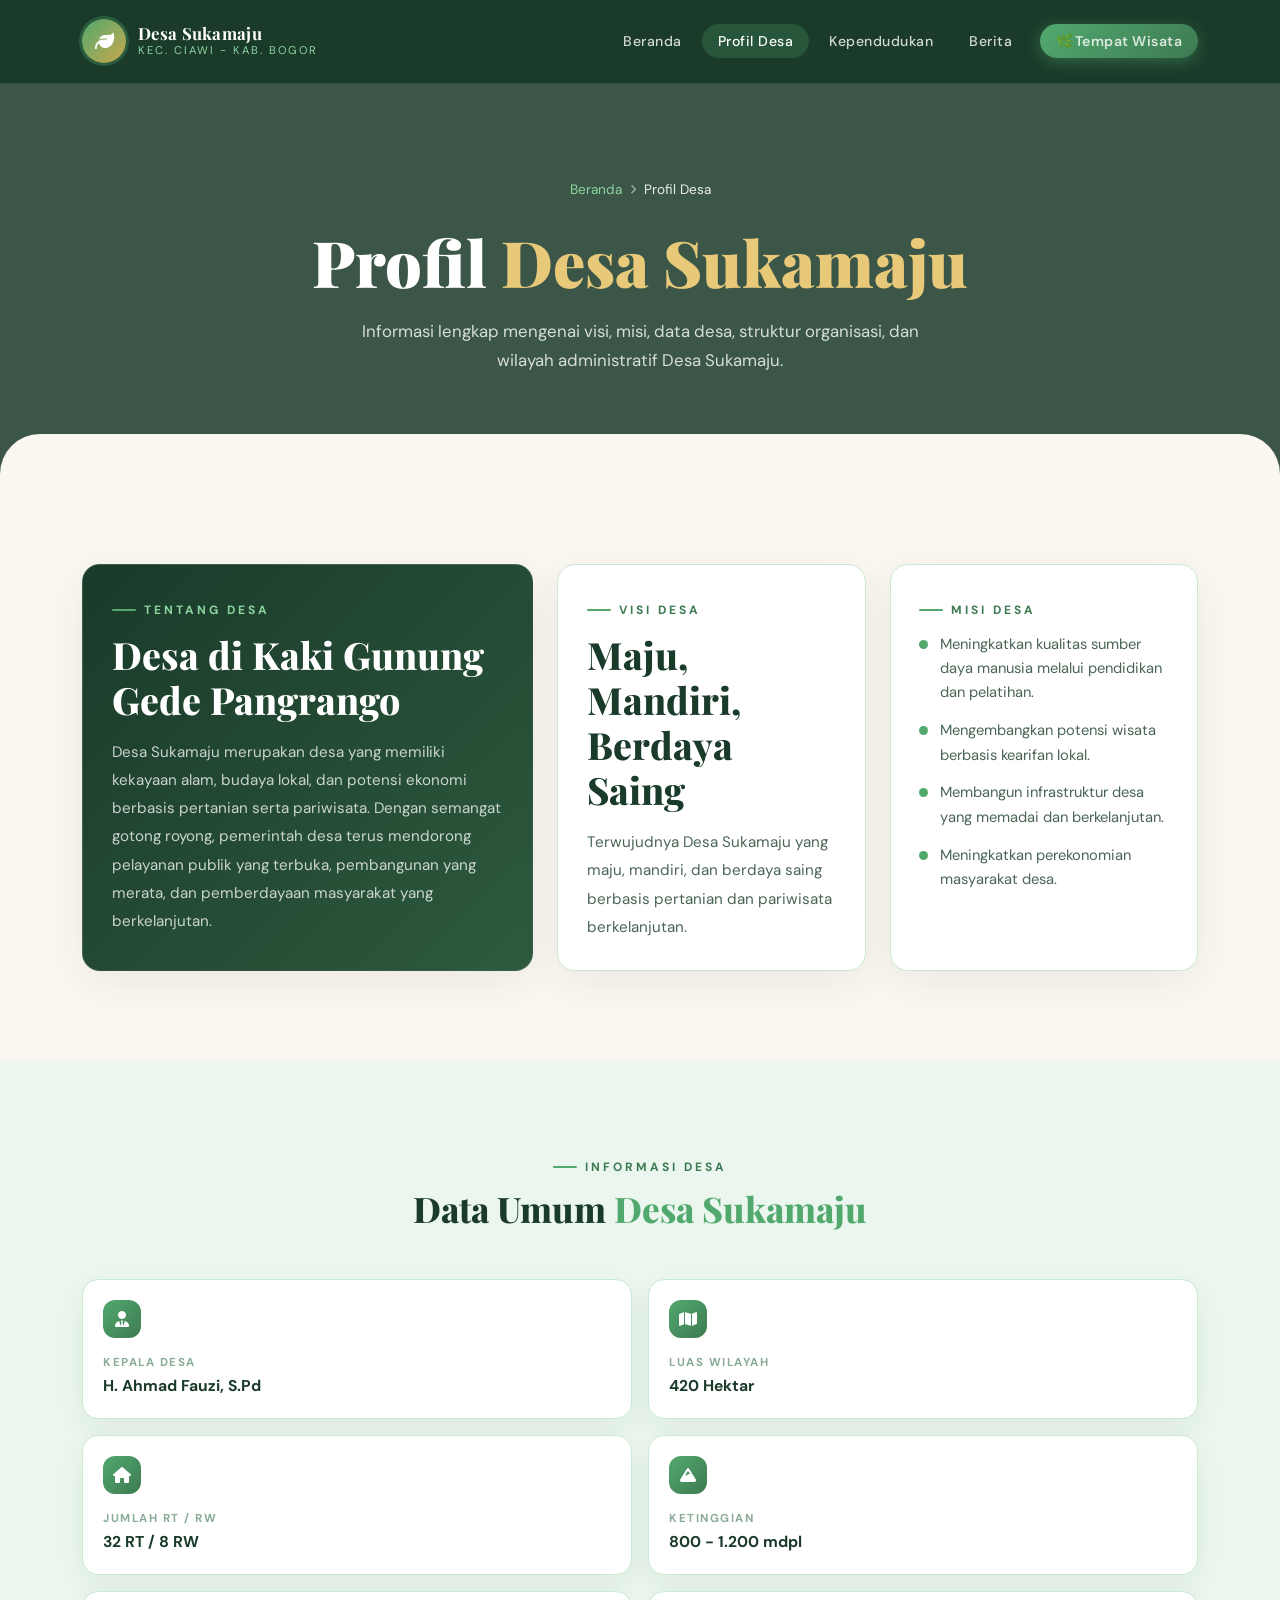
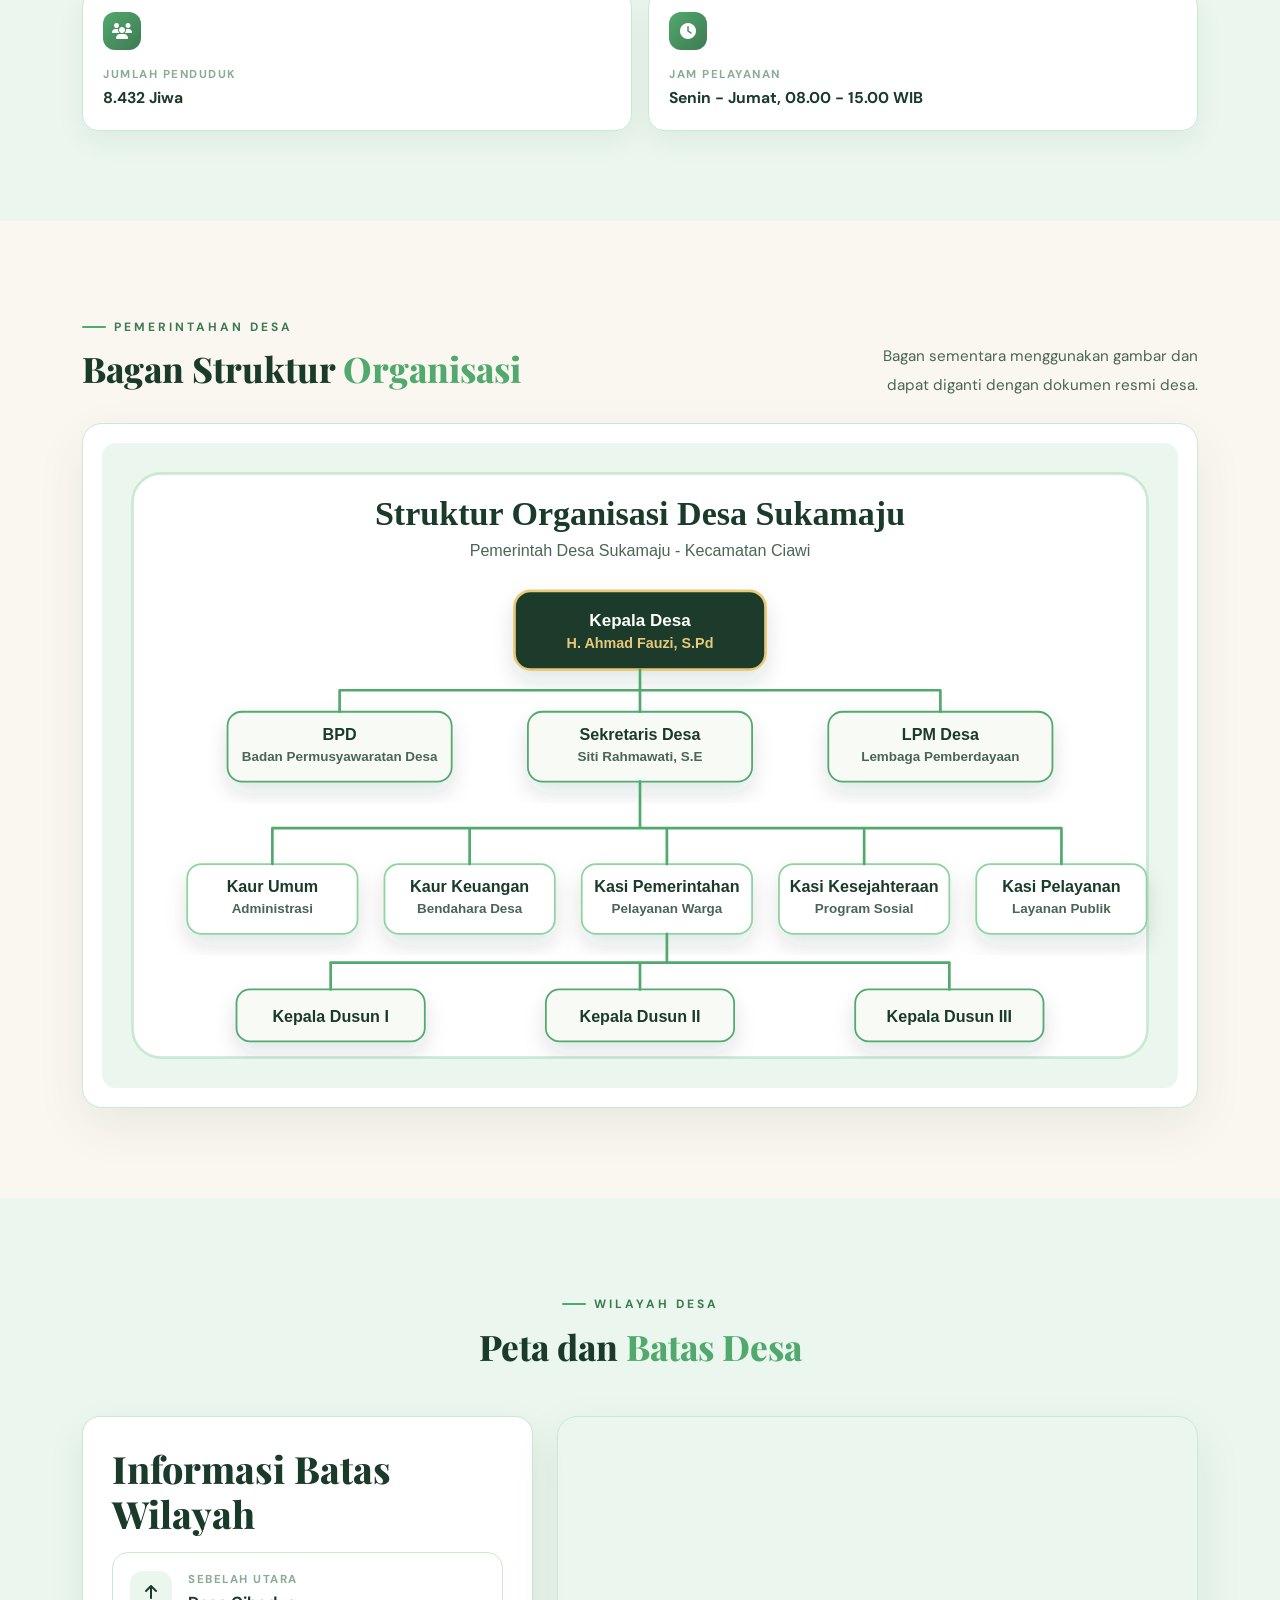
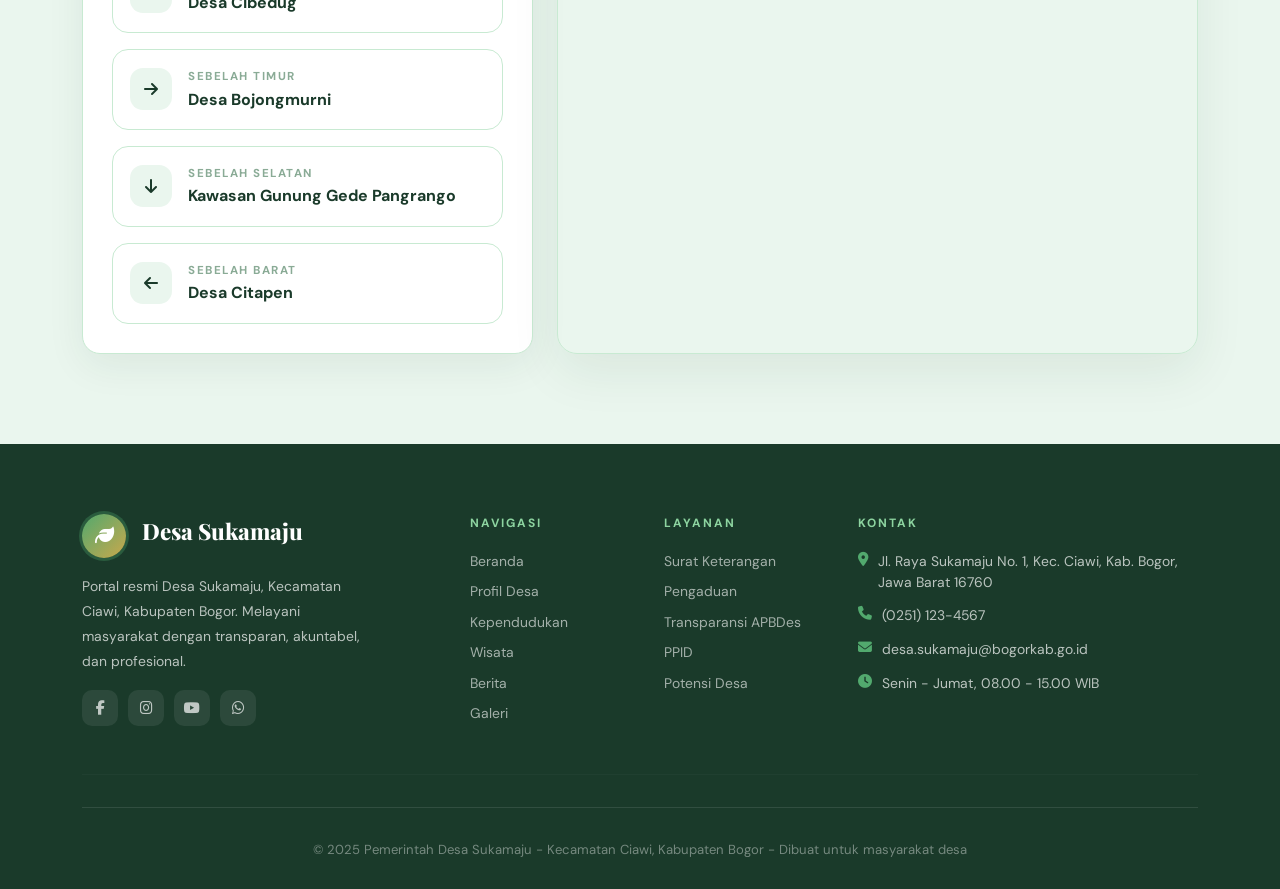
<file: profil-desa.html>
<!DOCTYPE html>
<html lang="id">

<head>
  <meta charset="UTF-8" />
  <meta name="viewport" content="width=device-width, initial-scale=1.0" />
  <title>Profil Desa - Desa Sukamaju</title>
  <link href="https://cdnjs.cloudflare.com/ajax/libs/bootstrap/5.3.2/css/bootstrap.min.css" rel="stylesheet" />
  <link href="https://cdnjs.cloudflare.com/ajax/libs/font-awesome/6.5.0/css/all.min.css" rel="stylesheet" />
  <link
    href="https://fonts.googleapis.com/css2?family=Playfair+Display:ital,wght@0,400;0,700;0,900;1,400&family=DM+Sans:wght@300;400;500;600&display=swap"
    rel="stylesheet" />
  <link rel="stylesheet" href="assets/css/all.css" />
</head>

<body>
  <!-- NAVBAR -->
  <nav class="navbar-desa navbar navbar-expand-lg">
    <div class="container">
      <a class="navbar-brand" href="index.html">
        <div class="brand-logo"><i class="fas fa-leaf"></i></div>
        <div class="brand-text">
          <div class="brand-name">Desa Sukamaju</div>
          <div class="brand-sub">Kec. Ciawi - Kab. Bogor</div>
        </div>
      </a>
      <button class="navbar-toggler border-0" type="button" data-bs-toggle="collapse" data-bs-target="#mainNav">
        <span style="color:white;font-size:1.3rem;"><i class="fas fa-bars"></i></span>
      </button>
      <div class="collapse navbar-collapse" id="mainNav">
        <ul class="navbar-nav ms-auto align-items-center gap-1">
          <li class="nav-item"><a class="nav-link" href="index.html">Beranda</a></li>
          <li class="nav-item"><a class="nav-link active" href="profil-desa.html">Profil Desa</a></li>
          <li class="nav-item"><a class="nav-link" href="index.html#kependudukan">Kependudukan</a></li>
          <li class="nav-item"><a class="nav-link" href="lihat-semua-berita.html">Berita</a></li>
          <li class="nav-item ms-2"><a class="nav-link btn-wisata-nav" href="lihat-semua-wisata.html">🌿Tempat Wisata</a></li>
        </ul>
      </div>
    </div>
  </nav>

  <!-- PAGE HEADER -->
  <header class="page-header">
    <div class="container position-relative" style="z-index: 2;">
      <div class="breadcrumb-wisata">
        <a href="index.html">Beranda</a>
        <i class="fas fa-chevron-right"></i>
        <span style="color:rgba(255,255,255,0.9)">Profil Desa</span>
      </div>
      <h1 class="page-title">Profil <em>Desa Sukamaju</em></h1>
      <p class="page-desc">Informasi lengkap mengenai visi, misi, data desa, struktur organisasi, dan wilayah administratif Desa Sukamaju.</p>
    </div>
  </header>

  <main>
    <!-- RINGKASAN, VISI, MISI -->
    <section class="profil-detail-section">
      <div class="container">
        <div class="row g-4 align-items-stretch">
          <div class="col-lg-5">
            <div class="profil-detail-card dark">
              <div class="section-label" style="color: var(--green-light);">Tentang Desa</div>
              <h2 class="profil-detail-title">Desa di Kaki Gunung Gede Pangrango</h2>
              <p class="profil-detail-text">
                Desa Sukamaju merupakan desa yang memiliki kekayaan alam, budaya lokal, dan potensi ekonomi berbasis
                pertanian serta pariwisata. Dengan semangat gotong royong, pemerintah desa terus mendorong pelayanan
                publik yang terbuka, pembangunan yang merata, dan pemberdayaan masyarakat yang berkelanjutan.
              </p>
            </div>
          </div>
          <div class="col-lg-7">
            <div class="row g-4 h-100">
              <div class="col-md-6">
                <div class="profil-detail-card">
                  <div class="section-label">Visi Desa</div>
                  <h2 class="profil-detail-title">Maju, Mandiri, Berdaya Saing</h2>
                  <p class="profil-detail-text">
                    Terwujudnya Desa Sukamaju yang maju, mandiri, dan berdaya saing berbasis pertanian dan pariwisata
                    berkelanjutan.
                  </p>
                </div>
              </div>
              <div class="col-md-6">
                <div class="profil-detail-card">
                  <div class="section-label">Misi Desa</div>
                  <ul class="profil-list">
                    <li>Meningkatkan kualitas sumber daya manusia melalui pendidikan dan pelatihan.</li>
                    <li>Mengembangkan potensi wisata berbasis kearifan lokal.</li>
                    <li>Membangun infrastruktur desa yang memadai dan berkelanjutan.</li>
                    <li>Meningkatkan perekonomian masyarakat desa.</li>
                  </ul>
                </div>
              </div>
            </div>
          </div>
        </div>
      </div>
    </section>

    <!-- INFORMASI DESA -->
    <section class="profil-detail-section alt">
      <div class="container">
        <div class="text-center mb-5">
          <div class="section-label" style="justify-content:center;">Informasi Desa</div>
          <h2 class="section-title">Data Umum <em>Desa Sukamaju</em></h2>
        </div>
        <div class="profil-info-grid">
          <div class="profil-info-box">
            <i class="fas fa-user-tie"></i>
            <div class="label">Kepala Desa</div>
            <div class="value">H. Ahmad Fauzi, S.Pd</div>
          </div>
          <div class="profil-info-box">
            <i class="fas fa-map"></i>
            <div class="label">Luas Wilayah</div>
            <div class="value">420 Hektar</div>
          </div>
          <div class="profil-info-box">
            <i class="fas fa-home"></i>
            <div class="label">Jumlah RT / RW</div>
            <div class="value">32 RT / 8 RW</div>
          </div>
          <div class="profil-info-box">
            <i class="fas fa-mountain"></i>
            <div class="label">Ketinggian</div>
            <div class="value">800 - 1.200 mdpl</div>
          </div>
          <div class="profil-info-box">
            <i class="fas fa-users"></i>
            <div class="label">Jumlah Penduduk</div>
            <div class="value">8.432 Jiwa</div>
          </div>
          <div class="profil-info-box">
            <i class="fas fa-clock"></i>
            <div class="label">Jam Pelayanan</div>
            <div class="value">Senin - Jumat, 08.00 - 15.00 WIB</div>
          </div>
        </div>
      </div>
    </section>

    <!-- STRUKTUR ORGANISASI -->
    <section class="profil-detail-section">
      <div class="container">
        <div class="row align-items-end mb-4">
          <div class="col-lg-8">
            <div class="section-label">Pemerintahan Desa</div>
            <h2 class="section-title">Bagan Struktur <em>Organisasi</em></h2>
          </div>
          <div class="col-lg-4 mt-2 mt-lg-0 text-lg-end">
            <p class="profil-detail-text">Bagan sementara menggunakan gambar dan dapat diganti dengan dokumen resmi desa.</p>
          </div>
        </div>
        <div class="struktur-card">
          <img src="assets/img/struktur-organisasi-desa.svg" alt="Bagan Struktur Organisasi Desa Sukamaju" />
        </div>
      </div>
    </section>

    <!-- PETA DESA -->
    <section class="profil-detail-section alt">
      <div class="container">
        <div class="text-center mb-5">
          <div class="section-label" style="justify-content:center;">Wilayah Desa</div>
          <h2 class="section-title">Peta dan <em>Batas Desa</em></h2>
        </div>
        <div class="row g-4 align-items-stretch">
          <div class="col-lg-5">
            <div class="profil-detail-card h-100">
              <h3 class="profil-detail-title">Informasi Batas Wilayah</h3>
              <div class="batas-desa-list">
                <div class="batas-desa-item">
                  <div class="batas-desa-icon"><i class="fas fa-arrow-up"></i></div>
                  <div>
                    <div class="batas-desa-label">Sebelah Utara</div>
                    <div class="batas-desa-value">Desa Cibedug</div>
                  </div>
                </div>
                <div class="batas-desa-item">
                  <div class="batas-desa-icon"><i class="fas fa-arrow-right"></i></div>
                  <div>
                    <div class="batas-desa-label">Sebelah Timur</div>
                    <div class="batas-desa-value">Desa Bojongmurni</div>
                  </div>
                </div>
                <div class="batas-desa-item">
                  <div class="batas-desa-icon"><i class="fas fa-arrow-down"></i></div>
                  <div>
                    <div class="batas-desa-label">Sebelah Selatan</div>
                    <div class="batas-desa-value">Kawasan Gunung Gede Pangrango</div>
                  </div>
                </div>
                <div class="batas-desa-item">
                  <div class="batas-desa-icon"><i class="fas fa-arrow-left"></i></div>
                  <div>
                    <div class="batas-desa-label">Sebelah Barat</div>
                    <div class="batas-desa-value">Desa Citapen</div>
                  </div>
                </div>
              </div>
            </div>
          </div>
          <div class="col-lg-7">
            <div class="peta-desa-frame">
              <iframe
                src="https://www.openstreetmap.org/export/embed.html?bbox=106.835%2C-6.705%2C106.900%2C-6.655&amp;layer=mapnik&amp;marker=-6.680%2C106.867"
                title="Peta Desa Sukamaju"
                loading="lazy"></iframe>
            </div>
          </div>
        </div>
      </div>
    </section>
  </main>

  <!-- FOOTER -->
  <footer class="footer-desa">
    <div class="container">
      <div class="row g-5">
        <div class="col-lg-4">
          <div class="d-flex align-items-center gap-3 mb-1">
            <div class="brand-logo"><i class="fas fa-leaf"></i></div>
            <div class="footer-brand">Desa Sukamaju</div>
          </div>
          <p class="footer-desc mt-3">
            Portal resmi Desa Sukamaju, Kecamatan Ciawi, Kabupaten Bogor.
            Melayani masyarakat dengan transparan, akuntabel, dan profesional.
          </p>
          <div class="social-icons">
            <a href="#" class="social-icon"><i class="fab fa-facebook-f"></i></a>
            <a href="#" class="social-icon"><i class="fab fa-instagram"></i></a>
            <a href="#" class="social-icon"><i class="fab fa-youtube"></i></a>
            <a href="#" class="social-icon"><i class="fab fa-whatsapp"></i></a>
          </div>
        </div>
        <div class="col-6 col-lg-2">
          <div class="footer-title">Navigasi</div>
          <a href="index.html" class="footer-link">Beranda</a>
          <a href="profil-desa.html" class="footer-link">Profil Desa</a>
          <a href="index.html#kependudukan" class="footer-link">Kependudukan</a>
          <a href="lihat-semua-wisata.html" class="footer-link">Wisata</a>
          <a href="lihat-semua-berita.html" class="footer-link">Berita</a>
          <a href="lihat-semua-galeri.html" class="footer-link">Galeri</a>
        </div>
        <div class="col-6 col-lg-2">
          <div class="footer-title">Layanan</div>
          <a href="#" class="footer-link">Surat Keterangan</a>
          <a href="#" class="footer-link">Pengaduan</a>
          <a href="#" class="footer-link">Transparansi APBDes</a>
          <a href="#" class="footer-link">PPID</a>
          <a href="#" class="footer-link">Potensi Desa</a>
        </div>
        <div class="col-lg-4">
          <div class="footer-title">Kontak</div>
          <div class="footer-contact-item">
            <i class="fas fa-map-marker-alt"></i>
            <span>Jl. Raya Sukamaju No. 1, Kec. Ciawi, Kab. Bogor, Jawa Barat 16760</span>
          </div>
          <div class="footer-contact-item">
            <i class="fas fa-phone"></i>
            <span>(0251) 123-4567</span>
          </div>
          <div class="footer-contact-item">
            <i class="fas fa-envelope"></i>
            <span>desa.sukamaju@bogorkab.go.id</span>
          </div>
          <div class="footer-contact-item">
            <i class="fas fa-clock"></i>
            <span>Senin - Jumat, 08.00 - 15.00 WIB</span>
          </div>
        </div>
      </div>
      <hr class="footer-divider" />
      <div class="footer-bottom">
        &copy; 2025 Pemerintah Desa Sukamaju - Kecamatan Ciawi, Kabupaten Bogor - Dibuat untuk masyarakat desa
      </div>
    </div>
  </footer>

  <script src="https://cdnjs.cloudflare.com/ajax/libs/bootstrap/5.3.2/js/bootstrap.bundle.min.js"></script>
  <script src="assets/js/all.js"></script>
</body>

</html>
</file>
<file: assets/css/all.css>
﻿/* Combined local styles for all pages */

/* === assets/css/index.css === */

:root {
  --green-deep: #1a3a2a;
  --green-dark: #2d5a3d;
  --green-mid: #3d7a52;
  --green-fresh: #52a96e;
  --green-light: #8dd4a0;
  --green-pale: #c8ead2;
  --green-mist: #eaf6ee;
  --gold: #c9a84c;
  --gold-light: #e8c97a;
  --cream: #faf7f0;
  --text-dark: #1a2e20;
  --text-mid: #4a6555;
  --text-light: #8aab96;
}

* {
  margin: 0;
  padding: 0;
  box-sizing: border-box;
}

body {
  font-family: 'DM Sans', sans-serif;
  background: var(--cream);
  color: var(--text-dark);
  overflow-x: hidden;
}

/* ─── NAVBAR ─────────────────────────────────── */
.navbar-desa {
  background: rgba(26, 58, 42, 0.97);
  backdrop-filter: blur(12px);
  padding: 0.9rem 0;
  position: fixed;
  width: 100%;
  top: 0;
  z-index: 1000;
  border-bottom: 1px solid rgba(82, 169, 110, 0.3);
}

.navbar-desa .navbar-brand {
  display: flex;
  align-items: center;
  gap: 12px;
  text-decoration: none;
}

.brand-logo {
  width: 44px;
  height: 44px;
  background: linear-gradient(135deg, var(--green-fresh), var(--gold));
  border-radius: 50%;
  display: flex;
  align-items: center;
  justify-content: center;
  font-size: 1.2rem;
  color: white;
  box-shadow: 0 0 0 3px rgba(82, 169, 110, 0.3);
}

.brand-text .brand-name {
  font-family: 'Playfair Display', serif;
  color: white;
  font-size: 1.05rem;
  font-weight: 700;
  line-height: 1.1;
  letter-spacing: 0.3px;
}

.brand-text .brand-sub {
  color: var(--green-light);
  font-size: 0.7rem;
  letter-spacing: 2px;
  text-transform: uppercase;
}

.navbar-desa .nav-link {
  color: rgba(255, 255, 255, 0.8) !important;
  font-size: 0.88rem;
  font-weight: 500;
  letter-spacing: 0.5px;
  padding: 0.4rem 1rem !important;
  border-radius: 50px;
  transition: all 0.25s;
}

.navbar-desa .nav-link:hover,
.navbar-desa .nav-link.active {
  color: white !important;
  background: rgba(82, 169, 110, 0.25);
}

.btn-wisata-nav {
  background: linear-gradient(135deg, var(--green-fresh), var(--green-mid));
  color: white !important;
  border-radius: 50px !important;
  padding: 0.4rem 1.2rem !important;
  font-weight: 600 !important;
  box-shadow: 0 4px 15px rgba(82, 169, 110, 0.4);
}

.btn-wisata-nav:hover {
  background: linear-gradient(135deg, var(--gold), var(--gold-light)) !important;
  transform: translateY(-1px);
  box-shadow: 0 6px 20px rgba(201, 168, 76, 0.4) !important;
}

/* ─── HERO ───────────────────────────────────── */
.hero {
  min-height: 100vh;
  background:
    linear-gradient(160deg, rgba(26, 58, 42, 0.88) 0%, rgba(45, 90, 61, 0.75) 50%, rgba(26, 58, 42, 0.92) 100%),
    url('https://images.unsplash.com/photo-1506905925346-21bda4d32df4?w=1600&q=80') center/cover no-repeat;
  display: flex;
  align-items: center;
  position: relative;
  overflow: hidden;
}

.hero::before {
  content: '';
  position: absolute;
  bottom: -2px;
  left: 0;
  right: 0;
  height: 120px;
  background: var(--cream);
  clip-path: ellipse(55% 100% at 50% 100%);
}

.hero-badge {
  display: inline-flex;
  align-items: center;
  gap: 8px;
  background: rgba(82, 169, 110, 0.2);
  border: 1px solid rgba(82, 169, 110, 0.5);
  color: var(--green-light);
  padding: 6px 18px;
  border-radius: 50px;
  font-size: 0.78rem;
  letter-spacing: 2px;
  text-transform: uppercase;
  font-weight: 600;
  margin-bottom: 1.5rem;
  animation: fadeDown 0.8s ease both;
}

.hero-title {
  font-family: 'Playfair Display', serif;
  font-size: clamp(2.8rem, 7vw, 4.5rem);
  font-weight: 900;
  color: white;
  line-height: 1.05;
  margin-bottom: 1rem;
  animation: fadeUp 0.8s 0.2s ease both;
}

.hero-title span {
  color: var(--gold-light);
  display: block;
}

.hero-desc {
  color: rgba(255, 255, 255, 0.75);
  font-size: 1.05rem;
  line-height: 1.8;
  max-width: 520px;
  margin-bottom: 2.5rem;
  animation: fadeUp 0.8s 0.4s ease both;
}

.hero-actions {
  display: flex;
  gap: 1rem;
  flex-wrap: wrap;
  animation: fadeUp 0.8s 0.6s ease both;
}

.btn-hero-primary {
  background: linear-gradient(135deg, var(--gold), var(--gold-light));
  color: var(--green-deep) !important;
  font-weight: 700;
  padding: 0.9rem 2.2rem;
  border-radius: 50px;
  border: none;
  font-size: 0.95rem;
  letter-spacing: 0.5px;
  box-shadow: 0 8px 30px rgba(201, 168, 76, 0.5);
  text-decoration: none;
  transition: all 0.3s;
}

.btn-hero-primary:hover {
  transform: translateY(-3px);
  box-shadow: 0 12px 40px rgba(201, 168, 76, 0.6);
}

.btn-hero-outline {
  background: linear-gradient(135deg, var(--green-fresh), var(--green-mid));
  color: white !important;
  font-weight: 600;
  padding: 0.9rem 2.2rem;
  border-radius: 50px;
  border: none;
  font-size: 0.95rem;
  text-decoration: none;
  transition: all 0.3s;
  box-shadow: 0 4px 15px rgba(82, 169, 110, 0.4);
}

.btn-hero-outline:hover {
  background: linear-gradient(135deg, var(--gold), var(--gold-light));
  color: var(--green-deep) !important;
  box-shadow: 0 8px 30px rgba(201, 168, 76, 0.5);
  transform: translateY(-2px);
}

.hero-stats {
  display: flex;
  gap: 2.5rem;
  margin-top: 3.5rem;
  animation: fadeUp 0.8s 0.8s ease both;
}

/* ─── SCATTERED STATS (Desktop Right Side) ─── */
.hero-stats-scattered {
  position: relative;
  height: 320px;
  width: 100%;
}

.scattered-stat {
  position: absolute;
  text-align: center;
}

/* Top-left stat */
.scattered-stat.s1 {
  top: 0;
  left: 10%;
  animation: floatA 4s 0.5s ease-in-out infinite, fadeUp 0.8s 0.6s ease both;
}

/* Center-right stat */
.scattered-stat.s2 {
  top: 38%;
  right: 5%;
  animation: floatB 5s 1.2s ease-in-out infinite, fadeUp 0.8s 0.9s ease both;
}

/* Bottom-center stat */
.scattered-stat.s3 {
  bottom: 15%;
  left: 30%;
  animation: floatC 4.5s 0.8s ease-in-out infinite, fadeUp 0.8s 1.2s ease both;
}

@keyframes floatA {
  0%, 100% { transform: translateY(0px) rotate(-2deg); }
  50%       { transform: translateY(-14px) rotate(1deg); }
}

@keyframes floatB {
  0%, 100% { transform: translateY(0px) rotate(3deg); }
  50%       { transform: translateY(-10px) rotate(-1deg); }
}

@keyframes floatC {
  0%, 100% { transform: translateY(0px) rotate(-1deg); }
  50%       { transform: translateY(-18px) rotate(2deg); }
}

.hero-stat-num {
  font-family: 'Playfair Display', serif;
  font-size: 2rem;
  font-weight: 900;
  color: var(--gold-light);
  line-height: 1;
}

.hero-stat-label {
  color: rgba(255, 255, 255, 0.6);
  font-size: 0.78rem;
  letter-spacing: 1px;
  text-transform: uppercase;
  margin-top: 3px;
}

.hero-scroll-hint {
  position: absolute;
  bottom: 140px;
  left: 50%;
  transform: translateX(-50%);
  color: rgba(255, 255, 255, 0.5);
  font-size: 0.75rem;
  letter-spacing: 3px;
  text-transform: uppercase;
  display: flex;
  flex-direction: column;
  align-items: center;
  gap: 8px;
  animation: bounce 2s infinite;
}

/* ─── SECTION HEADERS ────────────────────────── */
.section-label {
  display: inline-flex;
  align-items: center;
  gap: 8px;
  color: var(--green-mid);
  font-size: 0.75rem;
  letter-spacing: 3px;
  text-transform: uppercase;
  font-weight: 700;
  margin-bottom: 0.8rem;
}

.section-label::before {
  content: '';
  width: 24px;
  height: 2px;
  background: var(--green-fresh);
  border-radius: 2px;
}

.section-title {
  font-family: 'Playfair Display', serif;
  font-size: clamp(1.8rem, 4vw, 2.8rem);
  font-weight: 800;
  color: var(--green-deep);
  line-height: 1.2;
}

.section-title em {
  color: var(--green-fresh);
  font-style: normal;
}

/* ─── WISATA HERO SECTION ─────────────────────── */
.wisata-section {
  padding: 100px 0 80px;
  background: var(--cream);
}

.wisata-featured {
  position: relative;
  border-radius: 28px;
  overflow: hidden;
  height: 560px;
  box-shadow: 0 30px 80px rgba(26, 58, 42, 0.2);
}

.wisata-featured img {
  width: 100%;
  height: 100%;
  object-fit: cover;
  transition: transform 0.8s ease;
}

.wisata-featured:hover img {
  transform: scale(1.04);
}

.wisata-featured-overlay {
  position: absolute;
  inset: 0;
  background: linear-gradient(to top, rgba(26, 58, 42, 0.9) 0%, transparent 55%);
  display: flex;
  flex-direction: column;
  justify-content: flex-end;
  padding: 2.5rem;
}

.wisata-tag {
  display: inline-block;
  background: var(--gold);
  color: var(--green-deep);
  font-size: 0.7rem;
  font-weight: 700;
  letter-spacing: 2px;
  text-transform: uppercase;
  padding: 4px 14px;
  border-radius: 50px;
  margin-bottom: 0.8rem;
}

.wisata-featured-title {
  font-family: 'Playfair Display', serif;
  font-size: 1.9rem;
  font-weight: 800;
  color: white;
  margin-bottom: 0.5rem;
}

.wisata-featured-title a {
  color: white;
  text-decoration: none;
}

.wisata-featured-desc {
  color: rgba(255, 255, 255, 0.75);
  font-size: 0.9rem;
  line-height: 1.6;
  margin-bottom: 1.2rem;
}

.wisata-meta {
  display: flex;
  gap: 1.5rem;
  color: var(--green-light);
  font-size: 0.82rem;
}

.wisata-meta i {
  margin-right: 5px;
}

.wisata-card-small {
  background: white;
  border-radius: 20px;
  overflow: hidden;
  box-shadow: 0 8px 30px rgba(26, 58, 42, 0.08);
  transition: all 0.35s;
  border: 1px solid var(--green-pale);
  height: 100%;
}

.wisata-card-small:hover {
  transform: translateY(-6px);
  box-shadow: 0 20px 50px rgba(26, 58, 42, 0.15);
  border-color: var(--green-fresh);
}

.wisata-card-img {
  height: 180px;
  overflow: hidden;
  position: relative;
}

.wisata-card-img img {
  width: 100%;
  height: 100%;
  object-fit: cover;
  transition: transform 0.5s;
}

.wisata-card-small:hover .wisata-card-img img {
  transform: scale(1.08);
}

.wisata-card-body {
  padding: 1.2rem 1.4rem;
}

.wisata-card-tag {
  display: inline-block;
  background: var(--green-mist);
  color: var(--green-mid);
  font-size: 0.68rem;
  font-weight: 700;
  letter-spacing: 1.5px;
  text-transform: uppercase;
  padding: 3px 10px;
  border-radius: 50px;
  margin-bottom: 0.6rem;
}

.wisata-card-title {
  font-family: 'Playfair Display', serif;
  font-size: 1.05rem;
  font-weight: 700;
  color: var(--green-deep);
  margin-bottom: 0.4rem;
}

.wisata-card-title a {
  color: var(--green-deep);
  text-decoration: none;
}

.wisata-card-info {
  color: var(--text-light);
  font-size: 0.8rem;
  display: flex;
  gap: 1rem;
}

.rating-stars {
  color: var(--gold);
  font-size: 0.75rem;
}

/* ─── PROFIL DESA ─────────────────────────────── */
.profil-section {
  padding: 100px 0;
  background: linear-gradient(135deg, var(--green-deep) 0%, var(--green-dark) 100%);
  position: relative;
  overflow: hidden;
}

.profil-section::before {
  content: '';
  position: absolute;
  top: -80px;
  right: -80px;
  width: 400px;
  height: 400px;
  border-radius: 50%;
  background: rgba(82, 169, 110, 0.08);
}

.profil-section::after {
  content: '';
  position: absolute;
  bottom: -60px;
  left: -60px;
  width: 300px;
  height: 300px;
  border-radius: 50%;
  background: rgba(201, 168, 76, 0.06);
}

.profil-info-card {
  background: rgba(255, 255, 255, 0.06);
  border: 1px solid rgba(255, 255, 255, 0.12);
  border-radius: 20px;
  padding: 1.8rem;
  backdrop-filter: blur(10px);
}

.kepala-desa-card {
  display: grid;
  grid-template-columns: minmax(180px, 230px) 1fr;
  min-height: 340px;
  background: rgba(255, 255, 255, 0.08);
  border: 1px solid rgba(255, 255, 255, 0.14);
  border-radius: 20px;
  overflow: hidden;
  backdrop-filter: blur(10px);
  box-shadow: 0 24px 70px rgba(0, 0, 0, 0.16);
}

.kepala-desa-photo {
  position: relative;
  min-height: 340px;
  background: rgba(82, 169, 110, 0.16);
}

.kepala-desa-photo::after {
  content: '';
  position: absolute;
  inset: 0;
  background: linear-gradient(to top, rgba(26, 58, 42, 0.42), transparent 48%);
}

.kepala-desa-photo img {
  width: 100%;
  height: 100%;
  object-fit: cover;
  display: block;
}

.kepala-desa-content {
  min-width: 0;
  padding: 1.8rem;
  display: flex;
  flex-direction: column;
}

.kepala-desa-label {
  color: var(--green-light);
  font-size: 0.72rem;
  font-weight: 700;
  letter-spacing: 2px;
  text-transform: uppercase;
  margin-bottom: 0.45rem;
}

.kepala-desa-name {
  font-family: 'Playfair Display', serif;
  color: white;
  font-size: clamp(1.35rem, 3vw, 1.85rem);
  font-weight: 800;
  margin-bottom: 1rem;
}

.kepala-desa-text {
  max-height: 210px;
  overflow-y: auto;
  padding-right: 0.8rem;
  color: rgba(255, 255, 255, 0.76);
  font-size: 0.92rem;
  line-height: 1.85;
  scrollbar-width: thin;
  scrollbar-color: var(--gold-light) rgba(255, 255, 255, 0.08);
}

.kepala-desa-text::-webkit-scrollbar {
  width: 6px;
}

.kepala-desa-text::-webkit-scrollbar-track {
  background: rgba(255, 255, 255, 0.08);
  border-radius: 999px;
}

.kepala-desa-text::-webkit-scrollbar-thumb {
  background: var(--gold-light);
  border-radius: 999px;
}

.kepala-desa-text p {
  margin-bottom: 1rem;
}

.kepala-desa-text p:last-child {
  margin-bottom: 0;
}

.profil-info-item {
  display: flex;
  gap: 1rem;
  padding: 1rem 0;
  border-bottom: 1px solid rgba(255, 255, 255, 0.08);
}

.profil-info-item:last-child {
  border-bottom: none;
}

.profil-info-icon {
  width: 40px;
  height: 40px;
  background: rgba(82, 169, 110, 0.2);
  border-radius: 10px;
  display: flex;
  align-items: center;
  justify-content: center;
  color: var(--green-light);
  flex-shrink: 0;
}

.profil-info-label {
  font-size: 0.72rem;
  color: rgba(255, 255, 255, 0.5);
  letter-spacing: 1px;
  text-transform: uppercase;
}

.profil-info-value {
  font-size: 0.95rem;
  color: white;
  font-weight: 500;
}

.visi-misi-card {
  background: rgba(255, 255, 255, 0.06);
  border: 1px solid rgba(255, 255, 255, 0.12);
  border-radius: 20px;
  padding: 2rem;
}

.visi-title {
  font-family: 'Playfair Display', serif;
  font-size: 1rem;
  color: var(--gold-light);
  font-weight: 700;
  letter-spacing: 2px;
  text-transform: uppercase;
  margin-bottom: 0.8rem;
}

.visi-text {
  color: rgba(255, 255, 255, 0.8);
  font-size: 0.95rem;
  line-height: 1.8;
  font-style: italic;
}

.misi-item {
  display: flex;
  gap: 12px;
  color: rgba(255, 255, 255, 0.75);
  font-size: 0.9rem;
  margin-bottom: 0.7rem;
  line-height: 1.6;
}

.misi-dot {
  width: 8px;
  height: 8px;
  background: var(--green-fresh);
  border-radius: 50%;
  flex-shrink: 0;
  margin-top: 6px;
}

.btn-profil-detail {
  display: inline-flex;
  align-items: center;
  gap: 10px;
  color: var(--green-deep);
  background: linear-gradient(135deg, var(--gold), var(--gold-light));
  border-radius: 50px;
  padding: 0.78rem 1.55rem;
  font-size: 0.9rem;
  font-weight: 700;
  text-decoration: none;
  box-shadow: 0 10px 28px rgba(201, 168, 76, 0.26);
  transition: all 0.25s ease;
}

.btn-profil-detail:hover {
  color: var(--green-deep);
  transform: translateY(-2px);
  box-shadow: 0 14px 34px rgba(201, 168, 76, 0.34);
}

/* --- PROFIL DETAIL PAGE ------------------------------- */
.profil-detail-section {
  padding: 90px 0;
  background: var(--cream);
}

.profil-detail-section.alt {
  background: var(--green-mist);
}

.profil-detail-card {
  height: 100%;
  background: white;
  border: 1px solid var(--green-pale);
  border-radius: 18px;
  padding: 1.8rem;
  box-shadow: 0 12px 38px rgba(26, 58, 42, 0.07);
}

.profil-detail-card.dark {
  background: linear-gradient(135deg, var(--green-deep), var(--green-dark));
  border-color: rgba(255, 255, 255, 0.1);
  color: white;
}

.profil-detail-title {
  font-family: 'Playfair Display', serif;
  color: var(--green-deep);
  font-size: clamp(1.65rem, 3vw, 2.35rem);
  font-weight: 800;
  margin-bottom: 1rem;
}

.profil-detail-card.dark .profil-detail-title {
  color: white;
}

.profil-detail-text {
  color: var(--text-mid);
  font-size: 0.95rem;
  line-height: 1.85;
  margin-bottom: 0;
}

.profil-detail-card.dark .profil-detail-text {
  color: rgba(255, 255, 255, 0.76);
}

.profil-list {
  display: grid;
  gap: 0.85rem;
  margin: 0;
  padding: 0;
  list-style: none;
}

.profil-list li {
  display: flex;
  gap: 12px;
  color: var(--text-mid);
  font-size: 0.92rem;
  line-height: 1.65;
}

.profil-list li::before {
  content: '';
  width: 9px;
  height: 9px;
  margin-top: 8px;
  border-radius: 50%;
  background: var(--green-fresh);
  flex-shrink: 0;
}

.profil-detail-card.dark .profil-list li {
  color: rgba(255, 255, 255, 0.78);
}

.profil-detail-card.dark .profil-list li::before {
  background: var(--gold-light);
}

.profil-info-grid {
  display: grid;
  grid-template-columns: repeat(2, minmax(0, 1fr));
  gap: 1rem;
}

.profil-info-box {
  background: white;
  border: 1px solid var(--green-pale);
  border-radius: 16px;
  padding: 1.25rem;
  box-shadow: 0 10px 30px rgba(26, 58, 42, 0.06);
}

.profil-info-box i {
  width: 38px;
  height: 38px;
  display: inline-flex;
  align-items: center;
  justify-content: center;
  color: white;
  background: linear-gradient(135deg, var(--green-fresh), var(--green-mid));
  border-radius: 12px;
  margin-bottom: 1rem;
}

.profil-info-box .label {
  color: var(--text-light);
  font-size: 0.72rem;
  font-weight: 700;
  letter-spacing: 1.5px;
  text-transform: uppercase;
  margin-bottom: 0.25rem;
}

.profil-info-box .value {
  color: var(--green-deep);
  font-size: 0.98rem;
  font-weight: 700;
  line-height: 1.45;
}

.struktur-card {
  background: white;
  border: 1px solid var(--green-pale);
  border-radius: 20px;
  padding: 1.2rem;
  box-shadow: 0 18px 50px rgba(26, 58, 42, 0.08);
}

.struktur-card img {
  width: 100%;
  min-height: 360px;
  object-fit: cover;
  border-radius: 14px;
  display: block;
}

.batas-desa-list {
  display: grid;
  gap: 1rem;
}

.batas-desa-item {
  display: flex;
  gap: 1rem;
  align-items: flex-start;
  background: white;
  border: 1px solid var(--green-pale);
  border-radius: 16px;
  padding: 1.1rem;
}

.batas-desa-icon {
  width: 42px;
  height: 42px;
  display: flex;
  align-items: center;
  justify-content: center;
  flex-shrink: 0;
  color: var(--green-deep);
  background: var(--green-mist);
  border-radius: 13px;
}

.batas-desa-label {
  color: var(--text-light);
  font-size: 0.72rem;
  font-weight: 700;
  letter-spacing: 1.5px;
  text-transform: uppercase;
}

.batas-desa-value {
  color: var(--green-deep);
  font-weight: 700;
  margin-top: 0.15rem;
}

.peta-desa-frame {
  height: 100%;
  min-height: 440px;
  overflow: hidden;
  border: 1px solid var(--green-pale);
  border-radius: 20px;
  box-shadow: 0 18px 50px rgba(26, 58, 42, 0.08);
}

.peta-desa-frame iframe {
  width: 100%;
  height: 100%;
  min-height: 440px;
  border: 0;
  display: block;
}

/* --- DETAIL KEPENDUDUKAN PAGE ------------------------- */
.kependudukan-detail-section {
  padding: 90px 0;
  background: var(--cream);
}

.kependudukan-detail-section.alt {
  background: var(--green-mist);
}

.chart-panel {
  background: white;
  border: 1px solid var(--green-pale);
  border-radius: 18px;
  padding: 1.6rem;
  box-shadow: 0 14px 42px rgba(26, 58, 42, 0.07);
  height: 100%;
}

.chart-panel-title {
  font-family: 'Playfair Display', serif;
  color: var(--green-deep);
  font-size: 1.35rem;
  font-weight: 800;
  margin-bottom: 0.35rem;
}

.chart-panel-desc {
  color: var(--text-mid);
  font-size: 0.88rem;
  line-height: 1.65;
  margin-bottom: 1.25rem;
}

.chart-box {
  position: relative;
  min-height: 360px;
}

.chart-box.population {
  min-height: 620px;
}

.pekerjaan-layout {
  display: grid;
  grid-template-columns: minmax(240px, 0.9fr) 1.6fr;
  gap: 1.25rem;
}

.pekerjaan-list {
  max-height: 480px;
  overflow-y: auto;
  padding-right: 0.5rem;
  scrollbar-width: thin;
  scrollbar-color: var(--green-fresh) var(--green-mist);
}

.pekerjaan-list::-webkit-scrollbar {
  width: 6px;
}

.pekerjaan-list::-webkit-scrollbar-track {
  background: var(--green-mist);
  border-radius: 999px;
}

.pekerjaan-list::-webkit-scrollbar-thumb {
  background: var(--green-fresh);
  border-radius: 999px;
}

.pekerjaan-list-item {
  display: flex;
  align-items: center;
  justify-content: space-between;
  gap: 1rem;
  padding: 0.85rem 0;
  border-bottom: 1px solid var(--green-pale);
}

.pekerjaan-list-item:last-child {
  border-bottom: none;
}

.pekerjaan-name {
  color: var(--green-deep);
  font-size: 0.9rem;
  font-weight: 700;
}

.pekerjaan-count {
  color: var(--green-mid);
  font-weight: 800;
  white-space: nowrap;
}

.pekerjaan-card-grid {
  display: grid;
  grid-template-columns: repeat(3, minmax(0, 1fr));
  gap: 1rem;
}

.pekerjaan-card {
  background: var(--green-mist);
  border: 1px solid var(--green-pale);
  border-radius: 16px;
  padding: 1.15rem;
}

.pekerjaan-card i {
  width: 38px;
  height: 38px;
  display: inline-flex;
  align-items: center;
  justify-content: center;
  color: white;
  background: linear-gradient(135deg, var(--green-fresh), var(--green-mid));
  border-radius: 12px;
  margin-bottom: 0.9rem;
}

.pekerjaan-card-value {
  color: var(--green-deep);
  font-size: 1.65rem;
  font-weight: 800;
  line-height: 1;
}

.pekerjaan-card-label {
  color: var(--text-mid);
  font-size: 0.82rem;
  font-weight: 700;
  margin-top: 0.45rem;
  line-height: 1.35;
}

.category-card-grid {
  display: grid;
  grid-template-columns: repeat(3, minmax(0, 1fr));
  gap: 1.35rem;
}

.category-card {
  min-height: 165px;
  display: grid;
  grid-template-columns: 116px 1fr;
  align-items: center;
  gap: 1rem;
  background: white;
  border: 1px solid rgba(26, 58, 42, 0.06);
  border-radius: 8px;
  padding: 1.35rem;
  box-shadow: 0 8px 24px rgba(26, 58, 42, 0.08);
}

.category-illustration {
  width: 96px;
  height: 96px;
  display: flex;
  align-items: center;
  justify-content: center;
  color: var(--green-fresh);
  background: var(--green-mist);
  border-radius: 24px;
  font-size: 2.6rem;
}

.category-card-title {
  color: #555b61;
  font-size: clamp(1.25rem, 2.2vw, 1.85rem);
  font-weight: 600;
  line-height: 1.25;
}

.category-card-value {
  color: #7ad957;
  font-size: clamp(2rem, 4vw, 2.7rem);
  font-weight: 500;
  line-height: 1;
  margin-top: 0.75rem;
}

/* ─── DATA KEPENDUDUKAN ───────────────────────── */
.data-section {
  padding: 100px 0;
  background: var(--green-mist);
}

.stat-card {
  background: white;
  border-radius: 24px;
  padding: 2rem;
  text-align: center;
  border: 1px solid var(--green-pale);
  box-shadow: 0 4px 20px rgba(26, 58, 42, 0.06);
  transition: all 0.3s;
  position: relative;
  overflow: hidden;
}

.stat-card::before {
  content: '';
  position: absolute;
  top: 0;
  left: 0;
  right: 0;
  height: 4px;
  background: linear-gradient(90deg, var(--green-fresh), var(--gold));
}

.stat-card:hover {
  transform: translateY(-5px);
  box-shadow: 0 15px 40px rgba(26, 58, 42, 0.12);
}

.stat-icon {
  width: 60px;
  height: 60px;
  background: var(--green-mist);
  border-radius: 16px;
  display: flex;
  align-items: center;
  justify-content: center;
  font-size: 1.5rem;
  margin: 0 auto 1rem;
  color: var(--green-mid);
}

.stat-number {
  font-family: 'Playfair Display', serif;
  font-size: 2.5rem;
  font-weight: 900;
  color: var(--green-deep);
  line-height: 1;
}

.stat-unit {
  font-size: 1rem;
  color: var(--green-fresh);
  font-weight: 600;
}

.stat-label {
  color: var(--text-mid);
  font-size: 0.85rem;
  margin-top: 0.4rem;
}

.demografi-card {
  background: white;
  border-radius: 24px;
  padding: 2rem;
  border: 1px solid var(--green-pale);
  box-shadow: 0 4px 20px rgba(26, 58, 42, 0.06);
}

.demografi-title {
  font-family: 'Playfair Display', serif;
  font-size: 1.15rem;
  font-weight: 700;
  color: var(--green-deep);
  margin-bottom: 1.5rem;
  padding-bottom: 1rem;
  border-bottom: 2px solid var(--green-pale);
}

.demografi-bar-item {
  margin-bottom: 1.1rem;
}

.demografi-bar-label {
  display: flex;
  justify-content: space-between;
  font-size: 0.85rem;
  color: var(--text-mid);
  margin-bottom: 5px;
  font-weight: 500;
}

.demografi-bar-track {
  background: var(--green-mist);
  border-radius: 50px;
  height: 8px;
  overflow: hidden;
}

.demografi-bar-fill {
  height: 100%;
  border-radius: 50px;
  background: linear-gradient(90deg, var(--green-fresh), var(--green-mid));
}

/* ─── BERITA / EVENT ──────────────────────────── */
.berita-section {
  padding: 100px 0;
  background: var(--cream);
}

.berita-card {
  background: white;
  border-radius: 20px;
  overflow: hidden;
  border: 1px solid var(--green-pale);
  box-shadow: 0 4px 20px rgba(26, 58, 42, 0.06);
  transition: all 0.3s;
  height: 100%;
}

.berita-card:hover {
  transform: translateY(-5px);
  box-shadow: 0 15px 40px rgba(26, 58, 42, 0.12);
}

.berita-img {
  height: 200px;
  overflow: hidden;
}

.berita-img img {
  width: 100%;
  height: 100%;
  object-fit: cover;
  transition: transform 0.5s;
}

.berita-card:hover .berita-img img {
  transform: scale(1.06);
}

.berita-body {
  padding: 1.5rem;
}

.berita-date {
  font-size: 0.75rem;
  color: var(--text-light);
  letter-spacing: 1px;
  text-transform: uppercase;
  margin-bottom: 0.5rem;
}

.berita-title {
  font-family: 'Playfair Display', serif;
  font-size: 1rem;
  font-weight: 700;
  color: var(--green-deep);
  line-height: 1.4;
  margin-bottom: 0.7rem;
}

.berita-excerpt {
  font-size: 0.83rem;
  color: var(--text-mid);
  line-height: 1.7;
}

.berita-link {
  display: inline-flex;
  align-items: center;
  gap: 6px;
  color: var(--green-mid);
  font-size: 0.83rem;
  font-weight: 600;
  text-decoration: none;
  margin-top: 1rem;
  transition: gap 0.2s;
}

.berita-link:hover {
  gap: 10px;
  color: var(--green-fresh);
}

/* ─── GALERI ──────────────────────────────────── */
.galeri-section {
  padding: 80px 0;
  background: var(--green-mist);
}

.galeri-grid {
  display: grid;
  grid-template-columns: repeat(4, 1fr);
  grid-template-rows: repeat(2, 200px);
  gap: 12px;
  border-radius: 24px;
  overflow: hidden;
}

.galeri-item {
  overflow: hidden;
  position: relative;
  cursor: pointer;
}

.galeri-item img {
  width: 100%;
  height: 100%;
  object-fit: cover;
  transition: transform 0.5s;
}

.galeri-item:hover img {
  transform: scale(1.1);
}

.galeri-item:hover .galeri-overlay {
  opacity: 1;
}

.galeri-item.large {
  grid-column: span 2;
  grid-row: span 2;
}

.galeri-overlay {
  position: absolute;
  inset: 0;
  background: rgba(26, 58, 42, 0.6);
  display: flex;
  align-items: center;
  justify-content: center;
  opacity: 0;
  transition: opacity 0.3s;
  color: white;
  font-size: 1.5rem;
}

/* ─── FOOTER ──────────────────────────────────── */
footer {
  background: var(--green-deep);
  padding: 70px 0 30px;
  color: rgba(255, 255, 255, 0.7);
}

.footer-brand {
  font-family: 'Playfair Display', serif;
  font-size: 1.4rem;
  font-weight: 800;
  color: white;
  margin-bottom: 0.5rem;
}

.footer-desc {
  font-size: 0.87rem;
  line-height: 1.8;
  max-width: 280px;
}

.footer-title {
  color: var(--green-light);
  font-size: 0.75rem;
  letter-spacing: 2px;
  text-transform: uppercase;
  font-weight: 700;
  margin-bottom: 1.2rem;
}

.footer-link {
  display: block;
  color: rgba(255, 255, 255, 0.6);
  text-decoration: none;
  font-size: 0.87rem;
  margin-bottom: 0.6rem;
  transition: color 0.2s;
}

.footer-link:hover {
  color: var(--green-light);
}

.footer-contact-item {
  display: flex;
  gap: 10px;
  font-size: 0.87rem;
  margin-bottom: 0.8rem;
  align-items: flex-start;
}

.footer-contact-item i {
  color: var(--green-fresh);
  margin-top: 2px;
  flex-shrink: 0;
}

.footer-divider {
  border-color: rgba(255, 255, 255, 0.1);
  margin: 2.5rem 0 1.5rem;
}

.footer-bottom {
  font-size: 0.82rem;
  color: rgba(255, 255, 255, 0.4);
  text-align: center;
}

.social-icons {
  display: flex;
  gap: 10px;
  margin-top: 1rem;
}

.social-icon {
  width: 36px;
  height: 36px;
  background: rgba(255, 255, 255, 0.08);
  border-radius: 10px;
  display: flex;
  align-items: center;
  justify-content: center;
  color: rgba(255, 255, 255, 0.7);
  text-decoration: none;
  transition: all 0.25s;
  font-size: 0.9rem;
}

.social-icon:hover {
  background: var(--green-fresh);
  color: white;
  transform: translateY(-2px);
}

/* ─── UTILITIES ───────────────────────────────── */
@keyframes fadeUp {
  from {
    opacity: 0;
    transform: translateY(30px);
  }

  to {
    opacity: 1;
    transform: translateY(0);
  }
}

@keyframes fadeDown {
  from {
    opacity: 0;
    transform: translateY(-20px);
  }

  to {
    opacity: 1;
    transform: translateY(0);
  }
}

@keyframes bounce {

  0%,
  100% {
    transform: translateX(-50%) translateY(0);
  }

  50% {
    transform: translateX(-50%) translateY(8px);
  }
}

.btn-green {
  background: linear-gradient(135deg, var(--green-fresh), var(--green-mid));
  color: white;
  border: none;
  border-radius: 50px;
  padding: 0.75rem 2rem;
  font-weight: 600;
  font-size: 0.9rem;
  text-decoration: none;
  display: inline-flex;
  align-items: center;
  gap: 8px;
  transition: all 0.3s;
  box-shadow: 0 6px 20px rgba(82, 169, 110, 0.35);
}

.btn-green:hover {
  transform: translateY(-2px);
  box-shadow: 0 10px 30px rgba(82, 169, 110, 0.45);
  color: white;
}

.btn-outline-green {
  background: transparent;
  color: var(--green-mid);
  border: 2px solid var(--green-fresh);
  border-radius: 50px;
  padding: 0.7rem 1.8rem;
  font-weight: 600;
  font-size: 0.9rem;
  text-decoration: none;
  display: inline-flex;
  align-items: center;
  gap: 8px;
  transition: all 0.3s;
}

.btn-outline-green:hover {
  background: var(--green-fresh);
  color: white;
  transform: translateY(-2px);
}

/* Sticky CTA banner */
.sticky-wisata-cta {
  position: fixed;
  bottom: 24px;
  right: 24px;
  background: linear-gradient(135deg, var(--gold), var(--gold-light));
  color: var(--green-deep);
  font-weight: 700;
  padding: 0.9rem 1.6rem;
  border-radius: 50px;
  box-shadow: 0 10px 35px rgba(201, 168, 76, 0.5);
  display: flex;
  align-items: center;
  gap: 10px;
  text-decoration: none;
  font-size: 0.88rem;
  z-index: 999;
  animation: fadeUp 1s 1s both;
  transition: all 0.3s;
}

.sticky-wisata-cta:hover {
  transform: translateY(-3px);
  box-shadow: 0 15px 45px rgba(201, 168, 76, 0.65);
  color: var(--green-deep);
}

/* Lightbox modal styles */
.lightbox-modal {
  position: fixed;
  inset: 0;
  background: rgba(15, 30, 22, 0.95);
  backdrop-filter: blur(8px);
  z-index: 2000;
  display: none;
  align-items: center;
  justify-content: center;
}

.lightbox-close {
  position: absolute;
  top: 30px;
  right: 40px;
  color: white;
  font-size: 2rem;
  cursor: pointer;
  opacity: 0.7;
  transition: opacity 0.2s;
}

.lightbox-close:hover {
  opacity: 1;
}

/* ─── MOBILE OVERRIDES ────────────────────────── */
@media (max-width: 991.98px) {

  /* Stats label mobile — shadow gelap agar terbaca di atas background apapun */
  .hero-stats .hero-stat-label {
    color: rgba(255, 255, 255, 0.95);
    text-shadow: 0 1px 6px rgba(0, 0, 0, 0.6), 0 0 12px rgba(0, 0, 0, 0.4);
  }

  .hero-stats .hero-stat-num {
    text-shadow: 0 1px 6px rgba(0, 0, 0, 0.4);
  }

  /* Perkecil tombol hero di HP */
  .btn-hero-primary,
  .btn-hero-outline {
    padding: 0.65rem 1.4rem;
    font-size: 0.85rem;
  }

  /* Perkecil tombol sticky CTA */
  .sticky-wisata-cta {
    padding: 0.65rem 1.1rem;
    font-size: 0.78rem;
    gap: 7px;
    bottom: 16px;
    right: 16px;
  }

  .kepala-desa-card {
    grid-template-columns: 1fr;
  }

  .kepala-desa-photo {
    min-height: 260px;
    max-height: 320px;
  }

  .kepala-desa-content {
    padding: 1.5rem;
  }

  .kepala-desa-text {
    max-height: 190px;
  }

  .profil-detail-section {
    padding: 70px 0;
  }

  .profil-info-grid {
    grid-template-columns: 1fr;
  }

  .struktur-card img {
    min-height: 260px;
  }

  .peta-desa-frame,
  .peta-desa-frame iframe {
    min-height: 360px;
  }

  .kependudukan-detail-section {
    padding: 70px 0;
  }

  .pekerjaan-layout {
    grid-template-columns: 1fr;
  }

  .pekerjaan-card-grid,
  .category-card-grid {
    grid-template-columns: repeat(2, minmax(0, 1fr));
  }

  .chart-box.population {
    min-height: 540px;
  }
}

@media (max-width: 575.98px) {
  .pekerjaan-card-grid,
  .category-card-grid {
    grid-template-columns: 1fr;
  }

  .category-card {
    grid-template-columns: 86px 1fr;
    min-height: 132px;
    padding: 1rem;
  }

  .category-illustration {
    width: 72px;
    height: 72px;
    border-radius: 18px;
    font-size: 2rem;
  }

  .chart-box {
    min-height: 310px;
  }

  .chart-box.population {
    min-height: 500px;
  }
}

/* === assets/css/detail-berita.css === */

:root {
      --green-deep:   #1a3a2a;
      --green-dark:   #2d5a3d;
      --green-mid:    #3d7a52;
      --green-fresh:  #52a96e;
      --green-light:  #8dd4a0;
      --green-pale:   #c8ead2;
      --green-mist:   #eaf6ee;
      --gold:         #c9a84c;
      --gold-light:   #e8c97a;
      --cream:        #faf7f0;
      --text-dark:    #1a2e20;
      --text-mid:     #4a6555;
      --text-light:   #8aab96;
    }
    * { margin: 0; padding: 0; box-sizing: border-box; }
    body { font-family: 'DM Sans', sans-serif; background: var(--cream); color: var(--text-dark); overflow-x: hidden; }

    /* ── NAVBAR ── */
    .navbar-desa {
      background: rgba(26,58,42,0.97);
      backdrop-filter: blur(12px);
      padding: 0.9rem 0; position: fixed; width: 100%; top: 0; z-index: 1000;
      border-bottom: 1px solid rgba(82,169,110,0.3);
    }
    .brand-logo { width: 44px; height: 44px; background: linear-gradient(135deg, var(--green-fresh), var(--gold)); border-radius: 50%; display: flex; align-items: center; justify-content: center; font-size: 1.2rem; color: white; box-shadow: 0 0 0 3px rgba(82,169,110,0.3); }
    .brand-name { font-family: 'Playfair Display', serif; color: white; font-size: 1.05rem; font-weight: 700; }
    .brand-sub { color: var(--green-light); font-size: 0.7rem; letter-spacing: 2px; text-transform: uppercase; }
    .navbar-desa .nav-link { color: rgba(255,255,255,0.8) !important; font-size: 0.88rem; font-weight: 500; padding: 0.4rem 1rem !important; border-radius: 50px; transition: all 0.25s; }
    .navbar-desa .nav-link:hover { color: white !important; background: rgba(82,169,110,0.25); }
    .btn-wisata-nav { background: linear-gradient(135deg, var(--green-fresh), var(--green-mid)); color: white !important; border-radius: 50px !important; padding: 0.4rem 1.2rem !important; font-weight: 600 !important; }

    /* ── HERO ARTIKEL ── */
    .hero-artikel {
      padding-top: 80px;
      background: linear-gradient(180deg, var(--green-deep) 0%, var(--green-dark) 100%);
      position: relative;
      overflow: hidden;
    }
    .hero-artikel::after {
      content: '';
      position: absolute;
      bottom: -2px; left: 0; right: 0;
      height: 80px;
      background: var(--cream);
      clip-path: ellipse(55% 100% at 50% 100%);
    }
    /* Decorative circles */
    .hero-artikel::before {
      content: '';
      position: absolute;
      top: -100px; right: -100px;
      width: 500px; height: 500px;
      border-radius: 50%;
      background: radial-gradient(circle, rgba(82,169,110,0.08) 0%, transparent 70%);
    }
    .hero-artikel-inner { padding: 60px 0 100px; position: relative; }
    .breadcrumb-artikel {
      display: flex; align-items: center; gap: 8px;
      color: rgba(255,255,255,0.5); font-size: 0.8rem; margin-bottom: 1.5rem;
    }
    .breadcrumb-artikel a { color: var(--green-light); text-decoration: none; transition: color 0.2s; }
    .breadcrumb-artikel a:hover { color: white; }
    .breadcrumb-artikel i { font-size: 0.6rem; }

    .artikel-kategori-pill {
      display: inline-flex; align-items: center; gap: 8px;
      background: rgba(82,169,110,0.2); border: 1px solid rgba(82,169,110,0.4);
      color: var(--green-light); font-size: 0.72rem; font-weight: 700;
      letter-spacing: 2px; text-transform: uppercase;
      padding: 5px 16px; border-radius: 50px; margin-bottom: 1.2rem;
    }
    .artikel-headline {
      font-family: 'Playfair Display', serif;
      font-size: clamp(1.8rem, 4.5vw, 3.2rem);
      font-weight: 900; color: white; line-height: 1.2;
      margin-bottom: 1.2rem;
      animation: fadeUp 0.7s 0.1s both;
    }
    .artikel-lead {
      font-size: 1.05rem; line-height: 1.8;
      color: rgba(255,255,255,0.72);
      max-width: 640px; margin-bottom: 2rem;
      animation: fadeUp 0.7s 0.2s both;
    }
    .artikel-meta-row {
      display: flex; flex-wrap: wrap; align-items: center; gap: 1.5rem;
      animation: fadeUp 0.7s 0.3s both;
    }
    .author-chip {
      display: flex; align-items: center; gap: 10px;
    }
    .author-avatar {
      width: 40px; height: 40px; border-radius: 50%;
      border: 2px solid rgba(82,169,110,0.5);
      object-fit: cover;
    }
    .author-name { color: white; font-weight: 600; font-size: 0.88rem; }
    .author-role { color: rgba(255,255,255,0.5); font-size: 0.75rem; }
    .meta-divider { width: 1px; height: 30px; background: rgba(255,255,255,0.15); }
    .meta-item { color: rgba(255,255,255,0.6); font-size: 0.82rem; display: flex; align-items: center; gap: 6px; }
    .meta-item i { color: var(--green-light); }

    /* HERO IMAGE */
    .hero-image-wrapper {
      border-radius: 24px; overflow: hidden;
      box-shadow: 0 30px 80px rgba(0,0,0,0.4);
      margin-top: 3rem; position: relative;
    }
    .hero-image-wrapper img { width: 100%; height: 460px; object-fit: cover; display: block; }
    .hero-image-caption {
      position: absolute; bottom: 0; left: 0; right: 0;
      background: linear-gradient(to top, rgba(0,0,0,0.7) 0%, transparent 100%);
      padding: 1.5rem;
      color: rgba(255,255,255,0.7); font-size: 0.78rem;
      font-style: italic;
    }

    /* ── READING PROGRESS ── */
    .reading-progress {
      position: fixed; top: 0; left: 0; right: 0;
      height: 3px; background: transparent; z-index: 1001;
    }
    .reading-progress-bar {
      height: 100%;
      background: linear-gradient(90deg, var(--green-fresh), var(--gold));
      width: 0%; transition: width 0.1s linear;
    }

    /* ── ARTICLE BODY ── */
    .artikel-body {
      font-family: 'DM Sans', sans-serif;
      font-size: 1.02rem; line-height: 2;
      color: #2d4035;
    }
    .artikel-body p { margin-bottom: 1.4rem; }
    .artikel-body h2 {
      font-family: 'Playfair Display', serif;
      font-size: 1.5rem; font-weight: 800;
      color: var(--green-deep); margin: 2.5rem 0 1rem;
      line-height: 1.3;
    }
    .artikel-body h3 {
      font-family: 'Playfair Display', serif;
      font-size: 1.2rem; font-weight: 700;
      color: var(--green-dark); margin: 2rem 0 0.8rem;
    }
    .artikel-body ul { padding-left: 1.5rem; margin-bottom: 1.4rem; }
    .artikel-body ul li { margin-bottom: 0.5rem; color: var(--text-mid); }
    .pull-quote {
      margin: 2.5rem 0;
      padding: 2rem 2.5rem;
      border-left: 5px solid var(--green-fresh);
      background: linear-gradient(135deg, var(--green-mist), #d4f0de);
      border-radius: 0 20px 20px 0;
      font-family: 'Playfair Display', serif;
      font-size: 1.2rem; font-style: italic;
      color: var(--green-dark); line-height: 1.7;
    }
    .pull-quote cite {
      display: block; font-size: 0.82rem; font-style: normal;
      color: var(--green-mid); margin-top: 1rem;
      font-family: 'DM Sans', sans-serif; font-weight: 600;
    }
    .artikel-body .img-caption {
      text-align: center; font-size: 0.8rem; color: var(--text-light);
      font-style: italic; margin-top: -0.8rem; margin-bottom: 1.5rem;
    }
    .artikel-body .inline-img {
      width: 100%; border-radius: 16px;
      margin-bottom: 0.5rem; object-fit: cover;
      max-height: 360px;
    }
    .highlight-box {
      background: var(--green-deep);
      border-radius: 20px; padding: 2rem;
      color: white; margin: 2rem 0;
    }
    .highlight-box h4 { font-family: 'Playfair Display', serif; color: var(--gold-light); margin-bottom: 1rem; }
    .highlight-box ul { color: rgba(255,255,255,0.8); }
    .highlight-box ul li { margin-bottom: 0.5rem; }

    /* ── SHARE BAR ── */
    .share-bar {
      background: white; border-radius: 20px;
      padding: 1.5rem 2rem;
      border: 1px solid var(--green-pale);
      box-shadow: 0 4px 20px rgba(26,58,42,0.06);
      display: flex; align-items: center; gap: 1.5rem;
      flex-wrap: wrap;
    }
    .share-label { font-weight: 700; color: var(--green-deep); font-size: 0.9rem; }
    .share-btn {
      display: inline-flex; align-items: center; gap: 8px;
      padding: 8px 18px; border-radius: 50px;
      font-size: 0.82rem; font-weight: 600;
      text-decoration: none; transition: all 0.25s;
      border: none; cursor: pointer;
    }
    .share-fb   { background: #1877f2; color: white; }
    .share-wa   { background: #25d366; color: white; }
    .share-tw   { background: #1da1f2; color: white; }
    .share-copy { background: var(--green-mist); color: var(--green-mid); }
    .share-btn:hover { transform: translateY(-2px); filter: brightness(1.1); }

    /* ── TAGS ── */
    .tag-pill {
      display: inline-block;
      background: var(--green-mist); color: var(--green-mid);
      border: 1px solid var(--green-pale);
      border-radius: 50px; padding: 5px 14px;
      font-size: 0.8rem; font-weight: 600; text-decoration: none;
      transition: all 0.2s; margin: 3px;
    }
    .tag-pill:hover { background: var(--green-fresh); color: white; border-color: var(--green-fresh); }

    /* ── SIDEBAR ── */
    .sidebar-card {
      background: white; border-radius: 20px;
      border: 1px solid var(--green-pale);
      box-shadow: 0 4px 20px rgba(26,58,42,0.06);
      overflow: hidden; margin-bottom: 1.5rem;
    }
    .sidebar-header {
      background: linear-gradient(135deg, var(--green-deep), var(--green-dark));
      padding: 1rem 1.5rem;
      font-family: 'Playfair Display', serif;
      font-weight: 700; color: white; font-size: 0.95rem;
    }
    .sidebar-body { padding: 1.2rem 1.5rem; }

    /* Berita lain di sidebar */
    .sidebar-news-item {
      display: flex; gap: 12px; padding: 0.9rem 0;
      border-bottom: 1px solid var(--green-mist);
      text-decoration: none;
      transition: background 0.2s;
    }
    .sidebar-news-item:last-child { border-bottom: none; }
    .sidebar-news-item:hover .sidebar-news-title { color: var(--green-fresh); }
    .sidebar-news-thumb {
      width: 72px; height: 56px; border-radius: 10px;
      object-fit: cover; flex-shrink: 0;
    }
    .sidebar-news-title { font-size: 0.84rem; font-weight: 600; color: var(--green-deep); line-height: 1.4; margin-bottom: 4px; transition: color 0.2s; }
    .sidebar-news-date { font-size: 0.72rem; color: var(--text-light); }

    /* Wisata promo sidebar */
    .wisata-promo-card {
      border-radius: 20px; overflow: hidden;
      position: relative; cursor: pointer;
    }
    .wisata-promo-card img { width: 100%; height: 180px; object-fit: cover; display: block; }
    .wisata-promo-overlay {
      position: absolute; inset: 0;
      background: linear-gradient(to top, rgba(26,58,42,0.92) 0%, transparent 50%);
      padding: 1.2rem;
      display: flex; flex-direction: column; justify-content: flex-end;
    }
    .wisata-promo-title { font-family: 'Playfair Display', serif; font-size: 1rem; font-weight: 700; color: white; }
    .wisata-promo-cta {
      display: inline-flex; align-items: center; gap: 6px;
      color: var(--gold-light); font-size: 0.8rem; font-weight: 700; margin-top: 6px;
    }

    /* Kategori tags */
    .cat-link {
      display: flex; justify-content: space-between; align-items: center;
      padding: 0.7rem 0;
      border-bottom: 1px solid var(--green-mist);
      text-decoration: none; color: var(--text-mid);
      font-size: 0.88rem; transition: color 0.2s;
    }
    .cat-link:last-child { border-bottom: none; }
    .cat-link:hover { color: var(--green-fresh); }
    .cat-count {
      background: var(--green-mist); color: var(--green-mid);
      border-radius: 50px; padding: 2px 10px; font-size: 0.75rem; font-weight: 700;
    }

    /* ── BERITA LAINNYA ── */
    .related-card {
      background: white; border-radius: 20px; overflow: hidden;
      border: 1px solid var(--green-pale);
      box-shadow: 0 4px 15px rgba(26,58,42,0.06);
      transition: all 0.3s; text-decoration: none; display: block;
    }
    .related-card:hover { transform: translateY(-5px); box-shadow: 0 15px 40px rgba(26,58,42,0.12); }
    .related-img { height: 180px; overflow: hidden; }
    .related-img img { width: 100%; height: 100%; object-fit: cover; transition: transform 0.5s; }
    .related-card:hover .related-img img { transform: scale(1.06); }
    .related-body { padding: 1.2rem; }
    .related-cat { display: inline-block; background: var(--green-mist); color: var(--green-mid); font-size: 0.68rem; font-weight: 700; letter-spacing: 1.5px; text-transform: uppercase; padding: 3px 10px; border-radius: 50px; margin-bottom: 0.5rem; }
    .related-title { font-family: 'Playfair Display', serif; font-size: 0.95rem; font-weight: 700; color: var(--green-deep); line-height: 1.4; margin-bottom: 0.5rem; }
    .related-date { font-size: 0.75rem; color: var(--text-light); }

    /* ── FOOTER ── */
    footer { background: var(--green-deep); padding: 50px 0 25px; color: rgba(255,255,255,0.7); }
    .footer-bottom { font-size: 0.82rem; color: rgba(255,255,255,0.4); text-align: center; padding-top: 2rem; border-top: 1px solid rgba(255,255,255,0.1); margin-top: 2rem; }
    .footer-brand { font-family: 'Playfair Display', serif; font-size: 1.2rem; font-weight: 800; color: white; }
    .footer-link { display: block; color: rgba(255,255,255,0.6); text-decoration: none; font-size: 0.87rem; margin-bottom: 0.5rem; transition: color 0.2s; }
    .footer-link:hover { color: var(--green-light); }
    .footer-title { color: var(--green-light); font-size: 0.75rem; letter-spacing: 2px; text-transform: uppercase; font-weight: 700; margin-bottom: 1rem; }

    /* ── UTILS ── */
    .section-label { display: inline-flex; align-items: center; gap: 8px; color: var(--green-mid); font-size: 0.75rem; letter-spacing: 3px; text-transform: uppercase; font-weight: 700; margin-bottom: 0.8rem; }
    .section-label::before { content: ''; width: 24px; height: 2px; background: var(--green-fresh); border-radius: 2px; }
    .section-title { font-family: 'Playfair Display', serif; font-size: clamp(1.6rem, 3vw, 2.2rem); font-weight: 800; color: var(--green-deep); line-height: 1.2; }
    .section-title em { color: var(--green-fresh); font-style: normal; }
    .btn-outline-green { background: transparent; color: var(--green-mid); border: 2px solid var(--green-fresh); border-radius: 50px; padding: 0.7rem 1.8rem; font-weight: 600; font-size: 0.9rem; text-decoration: none; display: inline-flex; align-items: center; gap: 8px; transition: all 0.3s; }
    .btn-outline-green:hover { background: var(--green-fresh); color: white; transform: translateY(-2px); }

    @keyframes fadeUp { from { opacity: 0; transform: translateY(30px); } to { opacity: 1; transform: translateY(0); } }
    .reveal { opacity: 0; transform: translateY(25px); transition: opacity 0.6s ease, transform 0.6s ease; }
    .reveal.visible { opacity: 1; transform: translateY(0); }

    /* Sticky share sidebar on scroll */
    .sticky-share {
      position: sticky; top: 100px;
    }

/* === assets/css/detail-wisata.css === */

:root {
      --green-deep: #1a3a2a;
      --green-dark: #2d5a3d;
      --green-mid: #3d7a52;
      --green-fresh: #52a96e;
      --green-light: #8dd4a0;
      --green-pale: #c8ead2;
      --green-mist: #eaf6ee;
      --gold: #c9a84c;
      --gold-light: #e8c97a;
      --cream: #faf7f0;
      --text-dark: #1a2e20;
      --text-mid: #4a6555;
      --text-light: #8aab96;
    }

    * {
      margin: 0;
      padding: 0;
      box-sizing: border-box;
    }

    body {
      font-family: 'DM Sans', sans-serif;
      background: var(--cream);
      color: var(--text-dark);
      overflow-x: hidden;
    }

    /* ── NAVBAR ── */
    .navbar-desa {
      background: rgba(26, 58, 42, 0.97);
      backdrop-filter: blur(12px);
      padding: 0.9rem 0;
      position: fixed;
      width: 100%;
      top: 0;
      z-index: 1000;
      border-bottom: 1px solid rgba(82, 169, 110, 0.3);
    }

    .brand-logo {
      width: 44px;
      height: 44px;
      background: linear-gradient(135deg, var(--green-fresh), var(--gold));
      border-radius: 50%;
      display: flex;
      align-items: center;
      justify-content: center;
      font-size: 1.2rem;
      color: white;
      box-shadow: 0 0 0 3px rgba(82, 169, 110, 0.3);
    }

    .brand-name {
      font-family: 'Playfair Display', serif;
      color: white;
      font-size: 1.05rem;
      font-weight: 700;
    }

    .brand-sub {
      color: var(--green-light);
      font-size: 0.7rem;
      letter-spacing: 2px;
      text-transform: uppercase;
    }

    .navbar-desa .nav-link {
      color: rgba(255, 255, 255, 0.8) !important;
      font-size: 0.88rem;
      font-weight: 500;
      padding: 0.4rem 1rem !important;
      border-radius: 50px;
      transition: all 0.25s;
    }

    .navbar-desa .nav-link:hover {
      color: white !important;
      background: rgba(82, 169, 110, 0.25);
    }

    .btn-wisata-nav {
      background: linear-gradient(135deg, var(--green-fresh), var(--green-mid));
      color: white !important;
      border-radius: 50px !important;
      padding: 0.4rem 1.2rem !important;
      font-weight: 600 !important;
    }

    /* ── HERO PARALLAX ── */
    .hero-wisata {
      height: 100vh;
      position: relative;
      overflow: hidden;
    }

    .hero-bg {
      position: absolute;
      inset: 0;
      background: url('https://images.unsplash.com/photo-1506905925346-21bda4d32df4?w=1600&q=80') center/cover no-repeat;
      transform: scale(1.1);
      transition: transform 0.1s linear;
    }

    .hero-overlay {
      position: absolute;
      inset: 0;
      background: linear-gradient(180deg, rgba(26, 58, 42, 0.3) 0%, rgba(26, 58, 42, 0.6) 60%, rgba(26, 58, 42, 0.95) 100%);
    }

    .hero-content {
      position: absolute;
      bottom: 0;
      left: 0;
      right: 0;
      padding: 0 0 60px;
    }

    .breadcrumb-wisata {
      display: flex;
      align-items: center;
      gap: 8px;
      color: rgba(255, 255, 255, 0.6);
      font-size: 0.8rem;
      margin-bottom: 1rem;
    }

    .breadcrumb-wisata a {
      color: var(--green-light);
      text-decoration: none;
    }

    .breadcrumb-wisata a:hover {
      color: white;
    }

    .breadcrumb-wisata i {
      font-size: 0.6rem;
    }

    .hero-category {
      display: inline-flex;
      align-items: center;
      gap: 8px;
      background: var(--gold);
      color: var(--green-deep);
      font-size: 0.72rem;
      font-weight: 700;
      letter-spacing: 2px;
      text-transform: uppercase;
      padding: 5px 16px;
      border-radius: 50px;
      margin-bottom: 1rem;
    }

    .hero-title-wisata {
      font-family: 'Playfair Display', serif;
      font-size: clamp(2.4rem, 6vw, 4.5rem);
      font-weight: 900;
      color: white;
      line-height: 1.05;
      margin-bottom: 1rem;
      animation: fadeUp 0.8s 0.2s both;
    }

    .hero-meta-row {
      display: flex;
      flex-wrap: wrap;
      gap: 1.5rem;
      margin-bottom: 1.5rem;
      animation: fadeUp 0.8s 0.4s both;
    }

    .hero-meta-item {
      display: flex;
      align-items: center;
      gap: 8px;
      color: rgba(255, 255, 255, 0.8);
      font-size: 0.88rem;
    }

    .hero-meta-item i {
      color: var(--green-light);
    }

    .rating-big {
      display: flex;
      align-items: center;
      gap: 10px;
      animation: fadeUp 0.8s 0.5s both;
    }

    .rating-stars-big {
      color: var(--gold);
      font-size: 1.1rem;
      letter-spacing: 2px;
    }

    .rating-num {
      font-family: 'Playfair Display', serif;
      font-size: 1.8rem;
      font-weight: 900;
      color: white;
    }

    .rating-count {
      color: rgba(255, 255, 255, 0.6);
      font-size: 0.82rem;
    }

    .hero-actions-wisata {
      display: flex;
      gap: 1rem;
      flex-wrap: wrap;
      animation: fadeUp 0.8s 0.6s both;
    }

    /* ── FLOATING INFO CARD ── */
    .floating-info {
      position: sticky;
      top: 90px;
      background: white;
      border-radius: 24px;
      padding: 0;
      box-shadow: 0 20px 60px rgba(26, 58, 42, 0.15);
      border: 1px solid var(--green-pale);
      overflow: hidden;
    }

    .floating-info-header {
      background: linear-gradient(135deg, var(--green-deep), var(--green-dark));
      padding: 1.5rem;
      text-align: center;
    }

    .tiket-label {
      color: var(--green-light);
      font-size: 0.72rem;
      letter-spacing: 2px;
      text-transform: uppercase;
      font-weight: 700;
    }

    .tiket-price {
      font-family: 'Playfair Display', serif;
      font-size: 2.2rem;
      font-weight: 900;
      color: white;
    }

    .tiket-price span {
      font-size: 1rem;
      font-weight: 400;
      color: rgba(255, 255, 255, 0.6);
    }

    .floating-info-body {
      padding: 1.5rem;
    }

    .info-row {
      display: flex;
      align-items: center;
      gap: 12px;
      padding: 0.85rem 0;
      border-bottom: 1px solid var(--green-mist);
      font-size: 0.88rem;
    }

    .info-row:last-child {
      border-bottom: none;
    }

    .info-icon {
      width: 36px;
      height: 36px;
      background: var(--green-mist);
      border-radius: 10px;
      display: flex;
      align-items: center;
      justify-content: center;
      color: var(--green-mid);
      flex-shrink: 0;
    }

    .info-label {
      color: var(--text-light);
      font-size: 0.75rem;
      text-transform: uppercase;
      letter-spacing: 1px;
    }

    .info-val {
      color: var(--text-dark);
      font-weight: 600;
      font-size: 0.88rem;
    }

    .btn-pesan {
      width: 100%;
      background: linear-gradient(135deg, var(--green-fresh), var(--green-mid));
      color: white;
      border: none;
      border-radius: 14px;
      padding: 0.9rem;
      font-weight: 700;
      font-size: 0.95rem;
      cursor: pointer;
      transition: all 0.3s;
      box-shadow: 0 6px 20px rgba(82, 169, 110, 0.35);
      display: flex;
      align-items: center;
      justify-content: center;
      gap: 8px;
    }

    .btn-pesan:hover {
      transform: translateY(-2px);
      box-shadow: 0 10px 30px rgba(82, 169, 110, 0.5);
    }

    .btn-share {
      width: 100%;
      background: transparent;
      color: var(--green-mid);
      border: 2px solid var(--green-pale);
      border-radius: 14px;
      padding: 0.8rem;
      font-weight: 600;
      font-size: 0.88rem;
      cursor: pointer;
      transition: all 0.3s;
      margin-top: 10px;
      display: flex;
      align-items: center;
      justify-content: center;
      gap: 8px;
    }

    .btn-share:hover {
      border-color: var(--green-fresh);
      background: var(--green-mist);
    }

    /* ── CONTENT SECTIONS ── */
    .detail-section {
      padding: 80px 0;
    }

    .detail-section.alt {
      background: var(--green-mist);
    }

    .section-label {
      display: inline-flex;
      align-items: center;
      gap: 8px;
      color: var(--green-mid);
      font-size: 0.75rem;
      letter-spacing: 3px;
      text-transform: uppercase;
      font-weight: 700;
      margin-bottom: 0.8rem;
    }

    .section-label::before {
      content: '';
      width: 24px;
      height: 2px;
      background: var(--green-fresh);
      border-radius: 2px;
    }

    .section-title {
      font-family: 'Playfair Display', serif;
      font-size: clamp(1.6rem, 3vw, 2.2rem);
      font-weight: 800;
      color: var(--green-deep);
      line-height: 1.2;
    }

    .section-title em {
      color: var(--green-fresh);
      font-style: normal;
    }

    /* DESKRIPSI */
    .desc-content {
      font-size: 1rem;
      line-height: 1.95;
      color: var(--text-mid);
    }

    .desc-content p {
      margin-bottom: 1.2rem;
    }

    .desc-highlight {
      background: linear-gradient(135deg, var(--green-mist), #d4f0de);
      border-left: 4px solid var(--green-fresh);
      border-radius: 0 16px 16px 0;
      padding: 1.4rem 1.8rem;
      margin: 1.5rem 0;
      font-style: italic;
      color: var(--green-dark);
      font-size: 1.05rem;
      line-height: 1.8;
    }

    /* GALERI FOTO */
    .gallery-grid {
      display: grid;
      grid-template-columns: repeat(3, 1fr);
      grid-template-rows: 240px 240px;
      gap: 12px;
      border-radius: 24px;
      overflow: hidden;
    }

    .gallery-item {
      overflow: hidden;
      position: relative;
      cursor: pointer;
    }

    .gallery-item img {
      width: 100%;
      height: 100%;
      object-fit: cover;
      transition: transform 0.5s;
    }

    .gallery-item:hover img {
      transform: scale(1.08);
    }

    .gallery-item.tall {
      grid-row: span 2;
    }

    .gallery-overlay {
      position: absolute;
      inset: 0;
      background: rgba(26, 58, 42, 0.55);
      display: flex;
      align-items: center;
      justify-content: center;
      opacity: 0;
      transition: 0.3s;
      color: white;
    }

    .gallery-item:hover .gallery-overlay {
      opacity: 1;
    }

    .gallery-count-overlay {
      background: rgba(26, 58, 42, 0.75);
      color: white;
      font-size: 1.2rem;
      font-weight: 700;
    }

    /* FASILITAS */
    .fasilitas-grid {
      display: grid;
      grid-template-columns: repeat(auto-fill, minmax(130px, 1fr));
      gap: 16px;
    }

    .fasilitas-item {
      background: white;
      border: 1px solid var(--green-pale);
      border-radius: 16px;
      padding: 1.2rem 1rem;
      text-align: center;
      transition: all 0.3s;
    }

    .fasilitas-item:hover {
      border-color: var(--green-fresh);
      transform: translateY(-4px);
      box-shadow: 0 10px 25px rgba(26, 58, 42, 0.1);
    }

    .fasilitas-icon {
      font-size: 1.6rem;
      margin-bottom: 0.6rem;
      display: block;
    }

    .fasilitas-label {
      font-size: 0.8rem;
      color: var(--text-mid);
      font-weight: 600;
    }

    /* TIPS */
    .tips-card {
      background: white;
      border-radius: 20px;
      padding: 1.5rem;
      border: 1px solid var(--green-pale);
      transition: all 0.3s;
    }

    .tips-card:hover {
      box-shadow: 0 10px 30px rgba(26, 58, 42, 0.08);
      transform: translateY(-3px);
    }

    .tips-num {
      width: 36px;
      height: 36px;
      background: linear-gradient(135deg, var(--green-fresh), var(--green-mid));
      color: white;
      border-radius: 10px;
      display: flex;
      align-items: center;
      justify-content: center;
      font-weight: 700;
      font-size: 0.9rem;
      flex-shrink: 0;
    }

    .tips-title {
      font-weight: 700;
      color: var(--green-deep);
      font-size: 0.92rem;
      margin-bottom: 0.3rem;
    }

    .tips-desc {
      color: var(--text-mid);
      font-size: 0.83rem;
      line-height: 1.6;
    }

    /* MAP PLACEHOLDER */
    .map-placeholder {
      background: linear-gradient(135deg, var(--green-mist), #d4f0de);
      border-radius: 20px;
      height: 280px;
      display: flex;
      flex-direction: column;
      align-items: center;
      justify-content: center;
      border: 2px dashed var(--green-pale);
      color: var(--green-mid);
      gap: 12px;
    }

    .map-placeholder i {
      font-size: 3rem;
      opacity: 0.5;
    }

    .map-placeholder p {
      font-size: 0.9rem;
      font-weight: 600;
      opacity: 0.7;
    }

    /* ULASAN */
    .review-card {
      background: white;
      border-radius: 20px;
      padding: 1.5rem;
      border: 1px solid var(--green-pale);
      box-shadow: 0 4px 15px rgba(26, 58, 42, 0.05);
    }

    .reviewer-avatar {
      width: 44px;
      height: 44px;
      border-radius: 50%;
      object-fit: cover;
      border: 2px solid var(--green-pale);
    }

    .reviewer-name {
      font-weight: 700;
      font-size: 0.9rem;
      color: var(--green-deep);
    }

    .reviewer-date {
      font-size: 0.75rem;
      color: var(--text-light);
    }

    .review-stars {
      color: var(--gold);
      font-size: 0.8rem;
      letter-spacing: 1px;
    }

    .review-text {
      font-size: 0.88rem;
      color: var(--text-mid);
      line-height: 1.7;
      margin-top: 0.7rem;
    }

    .rating-summary-big {
      text-align: center;
      background: linear-gradient(135deg, var(--green-deep), var(--green-dark));
      border-radius: 20px;
      padding: 2rem;
      color: white;
    }

    .rating-avg {
      font-family: 'Playfair Display', serif;
      font-size: 4rem;
      font-weight: 900;
      color: white;
      line-height: 1;
    }

    .rating-stars-sum {
      color: var(--gold);
      font-size: 1.3rem;
      letter-spacing: 3px;
      margin: 0.5rem 0;
    }

    .rating-total {
      color: rgba(255, 255, 255, 0.6);
      font-size: 0.85rem;
    }

    .rating-bar-row {
      display: flex;
      align-items: center;
      gap: 10px;
      font-size: 0.8rem;
      color: rgba(255, 255, 255, 0.7);
      margin-bottom: 6px;
    }

    .rating-bar-track {
      flex: 1;
      background: rgba(255, 255, 255, 0.15);
      border-radius: 50px;
      height: 6px;
      overflow: hidden;
    }

    .rating-bar-fill {
      height: 100%;
      border-radius: 50px;
      background: var(--gold);
    }

    /* WISATA LAINNYA */
    .wisata-lain-card {
      background: white;
      border-radius: 20px;
      overflow: hidden;
      border: 1px solid var(--green-pale);
      box-shadow: 0 4px 15px rgba(26, 58, 42, 0.06);
      transition: all 0.3s;
      text-decoration: none;
      display: block;
    }

    .wisata-lain-card:hover {
      transform: translateY(-5px);
      box-shadow: 0 15px 40px rgba(26, 58, 42, 0.12);
    }

    .wisata-lain-img {
      height: 180px;
      overflow: hidden;
    }

    .wisata-lain-img img {
      width: 100%;
      height: 100%;
      object-fit: cover;
      transition: transform 0.5s;
    }

    .wisata-lain-card:hover .wisata-lain-img img {
      transform: scale(1.08);
    }

    .wisata-lain-body {
      padding: 1.2rem;
    }

    .wisata-lain-cat {
      display: inline-block;
      background: var(--green-mist);
      color: var(--green-mid);
      font-size: 0.68rem;
      font-weight: 700;
      letter-spacing: 1.5px;
      text-transform: uppercase;
      padding: 3px 10px;
      border-radius: 50px;
      margin-bottom: 0.5rem;
    }

    .wisata-lain-title {
      font-family: 'Playfair Display', serif;
      font-size: 1rem;
      font-weight: 700;
      color: var(--green-deep);
      margin-bottom: 0.4rem;
    }

    .wisata-lain-meta {
      display: flex;
      justify-content: space-between;
      align-items: center;
      font-size: 0.8rem;
      color: var(--text-light);
    }

    .wisata-lain-price {
      color: var(--green-mid);
      font-weight: 700;
    }

    /* FOOTER */
    footer {
      background: var(--green-deep);
      padding: 50px 0 25px;
      color: rgba(255, 255, 255, 0.7);
    }

    .footer-bottom {
      font-size: 0.82rem;
      color: rgba(255, 255, 255, 0.4);
      text-align: center;
      padding-top: 2rem;
      border-top: 1px solid rgba(255, 255, 255, 0.1);
      margin-top: 2rem;
    }

    .footer-brand {
      font-family: 'Playfair Display', serif;
      font-size: 1.2rem;
      font-weight: 800;
      color: white;
    }

    .footer-link {
      display: block;
      color: rgba(255, 255, 255, 0.6);
      text-decoration: none;
      font-size: 0.87rem;
      margin-bottom: 0.5rem;
      transition: color 0.2s;
    }

    .footer-link:hover {
      color: var(--green-light);
    }

    .footer-title {
      color: var(--green-light);
      font-size: 0.75rem;
      letter-spacing: 2px;
      text-transform: uppercase;
      font-weight: 700;
      margin-bottom: 1rem;
    }

    /* UTILS */
    .btn-green {
      background: linear-gradient(135deg, var(--green-fresh), var(--green-mid));
      color: white;
      border: none;
      border-radius: 50px;
      padding: 0.75rem 2rem;
      font-weight: 600;
      font-size: 0.9rem;
      text-decoration: none;
      display: inline-flex;
      align-items: center;
      gap: 8px;
      transition: all 0.3s;
      box-shadow: 0 6px 20px rgba(82, 169, 110, 0.35);
    }

    .btn-green:hover {
      transform: translateY(-2px);
      box-shadow: 0 10px 30px rgba(82, 169, 110, 0.45);
      color: white;
    }

    .btn-gold {
      background: linear-gradient(135deg, var(--gold), var(--gold-light));
      color: var(--green-deep);
      border: none;
      border-radius: 50px;
      padding: 0.75rem 2rem;
      font-weight: 700;
      font-size: 0.9rem;
      text-decoration: none;
      display: inline-flex;
      align-items: center;
      gap: 8px;
      transition: all 0.3s;
      box-shadow: 0 6px 20px rgba(201, 168, 76, 0.4);
    }

    .btn-gold:hover {
      transform: translateY(-2px);
      color: var(--green-deep);
      box-shadow: 0 10px 30px rgba(201, 168, 76, 0.55);
    }

    .btn-outline-green {
      background: transparent;
      color: var(--green-mid);
      border: 2px solid var(--green-fresh);
      border-radius: 50px;
      padding: 0.7rem 1.8rem;
      font-weight: 600;
      font-size: 0.9rem;
      text-decoration: none;
      display: inline-flex;
      align-items: center;
      gap: 8px;
      transition: all 0.3s;
    }

    .btn-outline-green:hover {
      background: var(--green-fresh);
      color: white;
      transform: translateY(-2px);
    }

    @keyframes fadeUp {
      from {
        opacity: 0;
        transform: translateY(30px);
      }

      to {
        opacity: 1;
        transform: translateY(0);
      }
    }

    /* SCROLL ANIMATION */
    .reveal {
      opacity: 0;
      transform: translateY(30px);
      transition: opacity 0.7s ease, transform 0.7s ease;
    }

    .reveal.visible {
      opacity: 1;
      transform: translateY(0);
    }

/* === assets/css/lihat-semua-berita.css === */

:root {
      --green-deep: #1a3a2a;
      --green-dark: #2d5a3d;
      --green-mid: #3d7a52;
      --green-fresh: #52a96e;
      --green-light: #8dd4a0;
      --green-pale: #c8ead2;
      --green-mist: #eaf6ee;
      --gold: #c9a84c;
      --gold-light: #e8c97a;
      --cream: #faf7f0;
      --text-dark: #1a2e20;
      --text-mid: #4a6555;
      --text-light: #8aab96;
    }

    * {
      margin: 0;
      padding: 0;
      box-sizing: border-box;
    }

    body {
      font-family: 'DM Sans', sans-serif;
      background: var(--cream);
      color: var(--text-dark);
      overflow-x: hidden;
    }

    /* ─── NAVBAR ─────────────────────────────────── */
    .navbar-desa {
      background: rgba(26, 58, 42, 0.97);
      backdrop-filter: blur(12px);
      padding: 0.9rem 0;
      position: fixed;
      width: 100%;
      top: 0;
      z-index: 1000;
      border-bottom: 1px solid rgba(82, 169, 110, 0.3);
    }

    .navbar-desa .navbar-brand {
      display: flex;
      align-items: center;
      gap: 12px;
      text-decoration: none;
    }

    .brand-logo {
      width: 44px;
      height: 44px;
      background: linear-gradient(135deg, var(--green-fresh), var(--gold));
      border-radius: 50%;
      display: flex;
      align-items: center;
      justify-content: center;
      font-size: 1.2rem;
      color: white;
      box-shadow: 0 0 0 3px rgba(82, 169, 110, 0.3);
    }

    .brand-text .brand-name {
      font-family: 'Playfair Display', serif;
      color: white;
      font-size: 1.05rem;
      font-weight: 700;
      line-height: 1.1;
      letter-spacing: 0.3px;
    }

    .brand-text .brand-sub {
      color: var(--green-light);
      font-size: 0.7rem;
      letter-spacing: 2px;
      text-transform: uppercase;
    }

    .navbar-desa .nav-link {
      color: rgba(255, 255, 255, 0.8) !important;
      font-size: 0.88rem;
      font-weight: 500;
      letter-spacing: 0.5px;
      padding: 0.4rem 1rem !important;
      border-radius: 50px;
      transition: all 0.25s;
    }

    .navbar-desa .nav-link:hover,
    .navbar-desa .nav-link.active {
      color: white !important;
      background: rgba(82, 169, 110, 0.25);
    }

    .btn-wisata-nav {
      background: linear-gradient(135deg, var(--green-fresh), var(--green-mid));
      color: white !important;
      border-radius: 50px !important;
      padding: 0.4rem 1.2rem !important;
      font-weight: 600 !important;
      box-shadow: 0 4px 15px rgba(82, 169, 110, 0.4);
    }

    .btn-wisata-nav:hover {
      background: linear-gradient(135deg, var(--gold), var(--gold-light)) !important;
      transform: translateY(-1px);
      box-shadow: 0 6px 20px rgba(201, 168, 76, 0.4) !important;
    }

    /* ─── PAGE HEADER ───────────────────────────────── */
    .page-header {
      background: linear-gradient(rgba(26, 58, 42, 0.85), rgba(26, 58, 42, 0.85)), url('https://images.unsplash.com/photo-1544644181-1484b3fdfc62?w=1600&q=80') center/cover no-repeat;
      padding: 180px 0 100px;
      text-align: center;
      position: relative;
    }

    .page-header::after {
      content: '';
      position: absolute;
      bottom: 0;
      left: 0;
      right: 0;
      height: 40px;
      background: var(--cream);
      border-radius: 40px 40px 0 0;
    }

    .breadcrumb-news {
      display: flex;
      align-items: center;
      justify-content: center;
      gap: 8px;
      color: rgba(255, 255, 255, 0.6);
      font-size: 0.85rem;
      margin-bottom: 1.5rem;
      animation: fadeUp 0.8s ease both;
    }

    .breadcrumb-news a {
      color: var(--green-light);
      text-decoration: none;
      transition: color 0.2s;
    }

    .breadcrumb-news a:hover {
      color: white;
    }

    .breadcrumb-news i {
      font-size: 0.6rem;
    }

    .page-title {
      font-family: 'Playfair Display', serif;
      font-size: clamp(2.5rem, 6vw, 4rem);
      font-weight: 900;
      color: white;
      margin-bottom: 1rem;
      animation: fadeUp 0.8s 0.2s ease both;
    }

    .page-title em {
      color: var(--gold-light);
      font-style: normal;
    }

    .page-desc {
      color: rgba(255, 255, 255, 0.8);
      max-width: 600px;
      margin: 0 auto;
      font-size: 1.05rem;
      line-height: 1.7;
      animation: fadeUp 0.8s 0.4s ease both;
    }

    /* ─── FILTER & SORT ────────────────────────────── */
    .filter-wrapper {
      background: white;
      border-radius: 20px;
      padding: 1.5rem;
      box-shadow: 0 10px 40px rgba(26, 58, 42, 0.05);
      border: 1px solid var(--green-pale);
      margin-top: -60px;
      position: relative;
      z-index: 10;
      display: flex;
      flex-wrap: wrap;
      align-items: center;
      justify-content: space-between;
      gap: 1rem;
      animation: fadeUp 0.8s 0.6s ease both;
    }

    .filter-pills {
      display: flex;
      gap: 10px;
      flex-wrap: wrap;
    }

    .filter-pill {
      background: var(--green-mist);
      color: var(--green-deep);
      border: 1px solid transparent;
      padding: 8px 20px;
      border-radius: 50px;
      font-size: 0.85rem;
      font-weight: 600;
      cursor: pointer;
      transition: all 0.3s;
    }

    .filter-pill:hover, .filter-pill.active {
      background: var(--green-fresh);
      color: white;
      box-shadow: 0 4px 15px rgba(82, 169, 110, 0.3);
    }

    .search-box {
      position: relative;
      min-width: 250px;
    }

    .search-box input {
      width: 100%;
      background: var(--cream);
      border: 1px solid var(--green-pale);
      border-radius: 50px;
      padding: 10px 20px 10px 45px;
      font-size: 0.9rem;
      color: var(--text-dark);
      transition: all 0.3s;
    }

    .search-box input:focus {
      outline: none;
      border-color: var(--green-fresh);
      box-shadow: 0 0 0 3px rgba(82, 169, 110, 0.15);
    }

    .search-box i {
      position: absolute;
      left: 18px;
      top: 50%;
      transform: translateY(-50%);
      color: var(--text-light);
    }

    /* ─── BERITA CARDS ───────────────────────────── */
    .berita-grid-section {
      padding: 60px 0 100px;
    }

    .berita-card {
      background: white;
      border-radius: 20px;
      overflow: hidden;
      border: 1px solid var(--green-pale);
      box-shadow: 0 4px 20px rgba(26, 58, 42, 0.06);
      transition: all 0.3s;
      height: 100%;
      display: flex;
      flex-direction: column;
    }

    .berita-card:hover {
      transform: translateY(-5px);
      box-shadow: 0 15px 40px rgba(26, 58, 42, 0.12);
    }

    .berita-img {
      height: 220px;
      overflow: hidden;
      position: relative;
    }

    .berita-img img {
      width: 100%;
      height: 100%;
      object-fit: cover;
      transition: transform 0.5s;
    }

    .berita-card:hover .berita-img img {
      transform: scale(1.06);
    }

    .berita-kategori {
      position: absolute;
      top: 15px;
      left: 15px;
      background: rgba(26, 58, 42, 0.85);
      backdrop-filter: blur(4px);
      color: var(--green-light);
      font-size: 0.7rem;
      font-weight: 700;
      letter-spacing: 1px;
      text-transform: uppercase;
      padding: 5px 12px;
      border-radius: 50px;
      z-index: 2;
    }

    .berita-body {
      padding: 1.5rem;
      display: flex;
      flex-direction: column;
      flex-grow: 1;
    }

    .berita-date {
      font-size: 0.75rem;
      color: var(--text-light);
      letter-spacing: 1px;
      text-transform: uppercase;
      margin-bottom: 0.5rem;
    }

    .berita-title {
      font-family: 'Playfair Display', serif;
      font-size: 1.15rem;
      font-weight: 700;
      color: var(--green-deep);
      line-height: 1.4;
      margin-bottom: 0.7rem;
    }

    .berita-excerpt {
      font-size: 0.85rem;
      color: var(--text-mid);
      line-height: 1.7;
      margin-bottom: 1.2rem;
      flex-grow: 1;
    }

    .berita-link {
      display: inline-flex;
      align-items: center;
      gap: 6px;
      color: var(--green-mid);
      font-size: 0.85rem;
      font-weight: 700;
      text-decoration: none;
      transition: gap 0.2s, color 0.2s;
    }

    .berita-link:hover {
      gap: 10px;
      color: var(--green-fresh);
    }

    /* ─── PAGINATION ─────────────────────────────── */
    .pagination-custom {
      display: flex;
      justify-content: center;
      gap: 10px;
      margin-top: 3rem;
    }

    .page-item-custom {
      width: 40px;
      height: 40px;
      display: flex;
      align-items: center;
      justify-content: center;
      border-radius: 12px;
      background: white;
      color: var(--green-deep);
      font-weight: 600;
      text-decoration: none;
      border: 1px solid var(--green-pale);
      transition: all 0.3s;
    }

    .page-item-custom:hover {
      background: var(--green-mist);
      color: var(--green-fresh);
      transform: translateY(-2px);
    }

    .page-item-custom.active {
      background: linear-gradient(135deg, var(--green-fresh), var(--green-mid));
      color: white;
      border: none;
      box-shadow: 0 4px 15px rgba(82, 169, 110, 0.3);
    }

    /* ─── FOOTER ──────────────────────────────────── */
    footer {
      background: var(--green-deep);
      padding: 70px 0 30px;
      color: rgba(255, 255, 255, 0.7);
    }

    .footer-brand {
      font-family: 'Playfair Display', serif;
      font-size: 1.4rem;
      font-weight: 800;
      color: white;
      margin-bottom: 0.5rem;
    }

    .footer-desc {
      font-size: 0.87rem;
      line-height: 1.8;
      max-width: 280px;
    }

    .footer-title {
      color: var(--green-light);
      font-size: 0.75rem;
      letter-spacing: 2px;
      text-transform: uppercase;
      font-weight: 700;
      margin-bottom: 1.2rem;
    }

    .footer-link {
      display: block;
      color: rgba(255, 255, 255, 0.6);
      text-decoration: none;
      font-size: 0.87rem;
      margin-bottom: 0.6rem;
      transition: color 0.2s;
    }

    .footer-link:hover {
      color: var(--green-light);
    }

    .footer-contact-item {
      display: flex;
      gap: 10px;
      font-size: 0.87rem;
      margin-bottom: 0.8rem;
      align-items: flex-start;
    }

    .footer-contact-item i {
      color: var(--green-fresh);
      margin-top: 2px;
      flex-shrink: 0;
    }

    .footer-divider {
      border-color: rgba(255, 255, 255, 0.1);
      margin: 2.5rem 0 1.5rem;
    }

    .footer-bottom {
      font-size: 0.82rem;
      color: rgba(255, 255, 255, 0.4);
      text-align: center;
    }

    .social-icons {
      display: flex;
      gap: 10px;
      margin-top: 1rem;
    }

    .social-icon {
      width: 36px;
      height: 36px;
      background: rgba(255, 255, 255, 0.08);
      border-radius: 10px;
      display: flex;
      align-items: center;
      justify-content: center;
      color: rgba(255, 255, 255, 0.7);
      text-decoration: none;
      transition: all 0.25s;
      font-size: 0.9rem;
    }

    .social-icon:hover {
      background: var(--green-fresh);
      color: white;
      transform: translateY(-2px);
    }

    /* UTILITIES */
    @keyframes fadeUp {
      from { opacity: 0; transform: translateY(30px); }
      to { opacity: 1; transform: translateY(0); }
    }

/* === assets/css/lihat-semua-galeri.css === */

:root {
      --green-deep: #1a3a2a;
      --green-dark: #2d5a3d;
      --green-mid: #3d7a52;
      --green-fresh: #52a96e;
      --green-light: #8dd4a0;
      --green-pale: #c8ead2;
      --green-mist: #eaf6ee;
      --gold: #c9a84c;
      --gold-light: #e8c97a;
      --cream: #faf7f0;
      --text-dark: #1a2e20;
      --text-mid: #4a6555;
      --text-light: #8aab96;
    }

    * {
      margin: 0;
      padding: 0;
      box-sizing: border-box;
    }

    body {
      font-family: 'DM Sans', sans-serif;
      background: var(--cream);
      color: var(--text-dark);
      overflow-x: hidden;
    }

    /* ─── NAVBAR ─────────────────────────────────── */
    .navbar-desa {
      background: rgba(26, 58, 42, 0.97);
      backdrop-filter: blur(12px);
      padding: 0.9rem 0;
      position: fixed;
      width: 100%;
      top: 0;
      z-index: 1000;
      border-bottom: 1px solid rgba(82, 169, 110, 0.3);
    }

    .navbar-desa .navbar-brand {
      display: flex;
      align-items: center;
      gap: 12px;
      text-decoration: none;
    }

    .brand-logo {
      width: 44px;
      height: 44px;
      background: linear-gradient(135deg, var(--green-fresh), var(--gold));
      border-radius: 50%;
      display: flex;
      align-items: center;
      justify-content: center;
      font-size: 1.2rem;
      color: white;
      box-shadow: 0 0 0 3px rgba(82, 169, 110, 0.3);
    }

    .brand-text .brand-name {
      font-family: 'Playfair Display', serif;
      color: white;
      font-size: 1.05rem;
      font-weight: 700;
      line-height: 1.1;
      letter-spacing: 0.3px;
    }

    .brand-text .brand-sub {
      color: var(--green-light);
      font-size: 0.7rem;
      letter-spacing: 2px;
      text-transform: uppercase;
    }

    .navbar-desa .nav-link {
      color: rgba(255, 255, 255, 0.8) !important;
      font-size: 0.88rem;
      font-weight: 500;
      letter-spacing: 0.5px;
      padding: 0.4rem 1rem !important;
      border-radius: 50px;
      transition: all 0.25s;
    }

    .navbar-desa .nav-link:hover,
    .navbar-desa .nav-link.active {
      color: white !important;
      background: rgba(82, 169, 110, 0.25);
    }

    .btn-wisata-nav {
      background: linear-gradient(135deg, var(--green-fresh), var(--green-mid));
      color: white !important;
      border-radius: 50px !important;
      padding: 0.4rem 1.2rem !important;
      font-weight: 600 !important;
      box-shadow: 0 4px 15px rgba(82, 169, 110, 0.4);
    }

    .btn-wisata-nav:hover {
      background: linear-gradient(135deg, var(--gold), var(--gold-light)) !important;
      transform: translateY(-1px);
      box-shadow: 0 6px 20px rgba(201, 168, 76, 0.4) !important;
    }

    /* ─── PAGE HEADER ───────────────────────────────── */
    .page-header {
      background: linear-gradient(rgba(26, 58, 42, 0.85), rgba(26, 58, 42, 0.85)), url('https://images.unsplash.com/photo-1506905925346-21bda4d32df4?w=1600&q=80') center/cover no-repeat;
      padding: 180px 0 100px;
      text-align: center;
      position: relative;
    }

    .page-header::after {
      content: '';
      position: absolute;
      bottom: 0;
      left: 0;
      right: 0;
      height: 40px;
      background: var(--cream);
      border-radius: 40px 40px 0 0;
    }

    .breadcrumb-news {
      display: flex;
      align-items: center;
      justify-content: center;
      gap: 8px;
      color: rgba(255, 255, 255, 0.6);
      font-size: 0.85rem;
      margin-bottom: 1.5rem;
      animation: fadeUp 0.8s ease both;
    }

    .breadcrumb-news a {
      color: var(--green-light);
      text-decoration: none;
      transition: color 0.2s;
    }

    .breadcrumb-news a:hover {
      color: white;
    }

    .breadcrumb-news i {
      font-size: 0.6rem;
    }

    .page-title {
      font-family: 'Playfair Display', serif;
      font-size: clamp(2.5rem, 6vw, 4rem);
      font-weight: 900;
      color: white;
      margin-bottom: 1rem;
      animation: fadeUp 0.8s 0.2s ease both;
    }

    .page-title em {
      color: var(--gold-light);
      font-style: normal;
    }

    .page-desc {
      color: rgba(255, 255, 255, 0.8);
      max-width: 600px;
      margin: 0 auto;
      font-size: 1.05rem;
      line-height: 1.7;
      animation: fadeUp 0.8s 0.4s ease both;
    }

    /* ─── FILTER ────────────────────────────── */
    .filter-wrapper {
      display: flex;
      flex-wrap: wrap;
      align-items: center;
      justify-content: center;
      gap: 10px;
      margin-bottom: 3rem;
      animation: fadeUp 0.8s 0.6s ease both;
    }

    .filter-pill {
      background: white;
      color: var(--text-mid);
      border: 1px solid var(--green-pale);
      padding: 8px 24px;
      border-radius: 50px;
      font-size: 0.9rem;
      font-weight: 600;
      cursor: pointer;
      transition: all 0.3s;
    }

    .filter-pill:hover, .filter-pill.active {
      background: var(--green-deep);
      color: white;
      border-color: var(--green-deep);
      box-shadow: 0 4px 15px rgba(26, 58, 42, 0.2);
    }

    /* ─── GALLERY GRID ───────────────────────────── */
    .gallery-section {
      padding: 40px 0 100px;
    }

    /* CSS Columns for masonry layout */
    .masonry-grid {
      column-count: 3;
      column-gap: 20px;
    }

    @media (max-width: 991px) {
      .masonry-grid { column-count: 2; }
    }
    @media (max-width: 575px) {
      .masonry-grid { column-count: 1; }
    }

    .gallery-item {
      break-inside: avoid;
      margin-bottom: 20px;
      position: relative;
      border-radius: 16px;
      overflow: hidden;
      cursor: pointer;
      box-shadow: 0 4px 15px rgba(26, 58, 42, 0.08);
      transition: all 0.3s ease;
    }

    .gallery-item img {
      width: 100%;
      height: auto;
      display: block;
      transition: transform 0.5s ease;
    }

    .gallery-item:hover {
      box-shadow: 0 15px 35px rgba(26, 58, 42, 0.15);
      transform: translateY(-5px);
    }

    .gallery-item:hover img {
      transform: scale(1.05);
    }

    .gallery-overlay {
      position: absolute;
      inset: 0;
      background: linear-gradient(to top, rgba(26, 58, 42, 0.9) 0%, rgba(26, 58, 42, 0) 50%);
      opacity: 0;
      transition: opacity 0.3s ease;
      display: flex;
      flex-direction: column;
      justify-content: flex-end;
      padding: 1.5rem;
    }

    .gallery-item:hover .gallery-overlay {
      opacity: 1;
    }

    .gallery-category {
      background: var(--gold);
      color: var(--green-deep);
      font-size: 0.65rem;
      font-weight: 800;
      text-transform: uppercase;
      letter-spacing: 1px;
      padding: 4px 10px;
      border-radius: 5px;
      align-self: flex-start;
      margin-bottom: 8px;
    }

    .gallery-title {
      color: white;
      font-family: 'Playfair Display', serif;
      font-size: 1.1rem;
      font-weight: 700;
      margin-bottom: 4px;
    }
    
    .gallery-date {
      color: rgba(255, 255, 255, 0.7);
      font-size: 0.75rem;
    }

    .gallery-expand-icon {
      position: absolute;
      top: 15px;
      right: 15px;
      width: 40px;
      height: 40px;
      background: rgba(255, 255, 255, 0.2);
      backdrop-filter: blur(5px);
      border-radius: 50%;
      display: flex;
      align-items: center;
      justify-content: center;
      color: white;
      opacity: 0;
      transform: scale(0.8);
      transition: all 0.3s;
    }

    .gallery-item:hover .gallery-expand-icon {
      opacity: 1;
      transform: scale(1);
    }

    /* Lightbox overlay simulation */
    .lightbox-modal {
      position: fixed;
      inset: 0;
      background: rgba(15, 30, 22, 0.95);
      backdrop-filter: blur(8px);
      z-index: 2000;
      display: none; /* hidden by default */
      align-items: center;
      justify-content: center;
    }

    .lightbox-close {
      position: absolute;
      top: 30px;
      right: 40px;
      color: white;
      font-size: 2rem;
      cursor: pointer;
      opacity: 0.7;
      transition: opacity 0.2s;
    }
    .lightbox-close:hover { opacity: 1; }

    /* ─── FOOTER ──────────────────────────────────── */
    footer {
      background: var(--green-deep);
      padding: 70px 0 30px;
      color: rgba(255, 255, 255, 0.7);
    }

    .footer-brand {
      font-family: 'Playfair Display', serif;
      font-size: 1.4rem;
      font-weight: 800;
      color: white;
      margin-bottom: 0.5rem;
    }

    .footer-desc {
      font-size: 0.87rem;
      line-height: 1.8;
      max-width: 280px;
    }

    .footer-title {
      color: var(--green-light);
      font-size: 0.75rem;
      letter-spacing: 2px;
      text-transform: uppercase;
      font-weight: 700;
      margin-bottom: 1.2rem;
    }

    .footer-link {
      display: block;
      color: rgba(255, 255, 255, 0.6);
      text-decoration: none;
      font-size: 0.87rem;
      margin-bottom: 0.6rem;
      transition: color 0.2s;
    }

    .footer-link:hover {
      color: var(--green-light);
    }

    .footer-divider {
      border-color: rgba(255, 255, 255, 0.1);
      margin: 2.5rem 0 1.5rem;
    }

    .footer-bottom {
      font-size: 0.82rem;
      color: rgba(255, 255, 255, 0.4);
      text-align: center;
    }

    .social-icons {
      display: flex;
      gap: 10px;
      margin-top: 1rem;
    }

    .social-icon {
      width: 36px;
      height: 36px;
      background: rgba(255, 255, 255, 0.08);
      border-radius: 10px;
      display: flex;
      align-items: center;
      justify-content: center;
      color: rgba(255, 255, 255, 0.7);
      text-decoration: none;
      transition: all 0.25s;
    }

    .social-icon:hover {
      background: var(--green-fresh);
      color: white;
      transform: translateY(-2px);
    }

    @keyframes fadeUp {
      from { opacity: 0; transform: translateY(30px); }
      to { opacity: 1; transform: translateY(0); }
    }

/* === assets/css/lihat-semua-wisata.css === */

:root {
      --green-deep: #1a3a2a;
      --green-dark: #2d5a3d;
      --green-mid: #3d7a52;
      --green-fresh: #52a96e;
      --green-light: #8dd4a0;
      --green-pale: #c8ead2;
      --green-mist: #eaf6ee;
      --gold: #c9a84c;
      --gold-light: #e8c97a;
      --cream: #faf7f0;
      --text-dark: #1a2e20;
      --text-mid: #4a6555;
      --text-light: #8aab96;
    }

    * {
      margin: 0;
      padding: 0;
      box-sizing: border-box;
    }

    body {
      font-family: 'DM Sans', sans-serif;
      background: var(--cream);
      color: var(--text-dark);
      overflow-x: hidden;
    }

    /* ─── NAVBAR ─────────────────────────────────── */
    .navbar-desa {
      background: rgba(26, 58, 42, 0.97);
      backdrop-filter: blur(12px);
      padding: 0.9rem 0;
      position: fixed;
      width: 100%;
      top: 0;
      z-index: 1000;
      border-bottom: 1px solid rgba(82, 169, 110, 0.3);
    }

    .navbar-desa .navbar-brand {
      display: flex;
      align-items: center;
      gap: 12px;
      text-decoration: none;
    }

    .brand-logo {
      width: 44px;
      height: 44px;
      background: linear-gradient(135deg, var(--green-fresh), var(--gold));
      border-radius: 50%;
      display: flex;
      align-items: center;
      justify-content: center;
      font-size: 1.2rem;
      color: white;
      box-shadow: 0 0 0 3px rgba(82, 169, 110, 0.3);
    }

    .brand-text .brand-name {
      font-family: 'Playfair Display', serif;
      color: white;
      font-size: 1.05rem;
      font-weight: 700;
      line-height: 1.1;
      letter-spacing: 0.3px;
    }

    .brand-text .brand-sub {
      color: var(--green-light);
      font-size: 0.7rem;
      letter-spacing: 2px;
      text-transform: uppercase;
    }

    .navbar-desa .nav-link {
      color: rgba(255, 255, 255, 0.8) !important;
      font-size: 0.88rem;
      font-weight: 500;
      letter-spacing: 0.5px;
      padding: 0.4rem 1rem !important;
      border-radius: 50px;
      transition: all 0.25s;
    }

    .navbar-desa .nav-link:hover,
    .navbar-desa .nav-link.active {
      color: white !important;
      background: rgba(82, 169, 110, 0.25);
    }

    .btn-wisata-nav {
      background: linear-gradient(135deg, var(--green-fresh), var(--green-mid));
      color: white !important;
      border-radius: 50px !important;
      padding: 0.4rem 1.2rem !important;
      font-weight: 600 !important;
      box-shadow: 0 4px 15px rgba(82, 169, 110, 0.4);
    }

    .btn-wisata-nav:hover {
      background: linear-gradient(135deg, var(--gold), var(--gold-light)) !important;
      transform: translateY(-1px);
      box-shadow: 0 6px 20px rgba(201, 168, 76, 0.4) !important;
    }

    /* ─── PAGE HEADER ───────────────────────────────── */
    .page-header {
      background: linear-gradient(rgba(26, 58, 42, 0.85), rgba(26, 58, 42, 0.85)), url('https://images.unsplash.com/photo-1506905925346-21bda4d32df4?w=1600&q=80') center/cover no-repeat;
      padding: 180px 0 100px;
      text-align: center;
      position: relative;
    }

    .page-header::after {
      content: '';
      position: absolute;
      bottom: 0;
      left: 0;
      right: 0;
      height: 40px;
      background: var(--cream);
      border-radius: 40px 40px 0 0;
    }

    .breadcrumb-wisata {
      display: flex;
      align-items: center;
      justify-content: center;
      gap: 8px;
      color: rgba(255, 255, 255, 0.6);
      font-size: 0.85rem;
      margin-bottom: 1.5rem;
      animation: fadeUp 0.8s ease both;
    }

    .breadcrumb-wisata a {
      color: var(--green-light);
      text-decoration: none;
      transition: color 0.2s;
    }

    .breadcrumb-wisata a:hover {
      color: white;
    }

    .breadcrumb-wisata i {
      font-size: 0.6rem;
    }

    .page-title {
      font-family: 'Playfair Display', serif;
      font-size: clamp(2.5rem, 6vw, 4rem);
      font-weight: 900;
      color: white;
      margin-bottom: 1rem;
      animation: fadeUp 0.8s 0.2s ease both;
    }

    .page-title em {
      color: var(--gold-light);
      font-style: normal;
    }

    .page-desc {
      color: rgba(255, 255, 255, 0.8);
      max-width: 600px;
      margin: 0 auto;
      font-size: 1.05rem;
      line-height: 1.7;
      animation: fadeUp 0.8s 0.4s ease both;
    }

    /* ─── FILTER & SORT ────────────────────────────── */
    .filter-wrapper {
      background: white;
      border-radius: 20px;
      padding: 1.5rem;
      box-shadow: 0 10px 40px rgba(26, 58, 42, 0.05);
      border: 1px solid var(--green-pale);
      margin-top: -60px;
      position: relative;
      z-index: 10;
      display: flex;
      flex-wrap: wrap;
      align-items: center;
      justify-content: space-between;
      gap: 1rem;
      animation: fadeUp 0.8s 0.6s ease both;
    }

    .filter-pills {
      display: flex;
      gap: 10px;
      flex-wrap: wrap;
    }

    .filter-pill {
      background: var(--green-mist);
      color: var(--green-deep);
      border: 1px solid transparent;
      padding: 8px 20px;
      border-radius: 50px;
      font-size: 0.85rem;
      font-weight: 600;
      cursor: pointer;
      transition: all 0.3s;
    }

    .filter-pill:hover, .filter-pill.active {
      background: var(--green-fresh);
      color: white;
      box-shadow: 0 4px 15px rgba(82, 169, 110, 0.3);
    }

    .search-box {
      position: relative;
      min-width: 250px;
    }

    .search-box input {
      width: 100%;
      background: var(--cream);
      border: 1px solid var(--green-pale);
      border-radius: 50px;
      padding: 10px 20px 10px 45px;
      font-size: 0.9rem;
      color: var(--text-dark);
      transition: all 0.3s;
    }

    .search-box input:focus {
      outline: none;
      border-color: var(--green-fresh);
      box-shadow: 0 0 0 3px rgba(82, 169, 110, 0.15);
    }

    .search-box i {
      position: absolute;
      left: 18px;
      top: 50%;
      transform: translateY(-50%);
      color: var(--text-light);
    }

    /* ─── WISATA CARDS ───────────────────────────── */
    .wisata-grid-section {
      padding: 60px 0 100px;
    }

    .wisata-card-small {
      background: white;
      border-radius: 20px;
      overflow: hidden;
      box-shadow: 0 8px 30px rgba(26, 58, 42, 0.06);
      transition: all 0.35s;
      border: 1px solid var(--green-pale);
      height: 100%;
      display: flex;
      flex-direction: column;
    }

    .wisata-card-small:hover {
      transform: translateY(-8px);
      box-shadow: 0 20px 50px rgba(26, 58, 42, 0.12);
      border-color: var(--green-fresh);
    }

    .wisata-card-img {
      height: 220px;
      overflow: hidden;
      position: relative;
    }

    .wisata-card-img img {
      width: 100%;
      height: 100%;
      object-fit: cover;
      transition: transform 0.6s ease;
    }

    .wisata-card-small:hover .wisata-card-img img {
      transform: scale(1.08);
    }

    .wisata-badge-unggulan {
      position: absolute;
      top: 15px;
      right: 15px;
      background: var(--gold);
      color: var(--green-deep);
      font-size: 0.7rem;
      font-weight: 700;
      padding: 5px 12px;
      border-radius: 50px;
      box-shadow: 0 4px 10px rgba(0,0,0,0.15);
      z-index: 2;
    }

    .wisata-card-body {
      padding: 1.5rem;
      display: flex;
      flex-direction: column;
      flex-grow: 1;
    }

    .wisata-card-tag {
      display: inline-block;
      background: var(--green-mist);
      color: var(--green-mid);
      font-size: 0.7rem;
      font-weight: 700;
      letter-spacing: 1.5px;
      text-transform: uppercase;
      padding: 4px 12px;
      border-radius: 50px;
      margin-bottom: 0.8rem;
      align-self: flex-start;
    }

    .wisata-card-title {
      font-family: 'Playfair Display', serif;
      font-size: 1.25rem;
      font-weight: 800;
      color: var(--green-deep);
      margin-bottom: 0.6rem;
    }

    .wisata-card-title a {
      color: var(--green-deep);
      text-decoration: none;
      transition: color 0.2s;
    }

    .wisata-card-title a:hover {
      color: var(--green-fresh);
    }

    .wisata-card-desc {
      color: var(--text-mid);
      font-size: 0.88rem;
      line-height: 1.6;
      margin-bottom: 1.2rem;
      display: -webkit-box;
      -webkit-line-clamp: 2;
      -webkit-box-orient: vertical;
      overflow: hidden;
    }

    .wisata-card-footer {
      margin-top: auto;
      display: flex;
      justify-content: space-between;
      align-items: center;
      padding-top: 1rem;
      border-top: 1px solid var(--green-mist);
    }

    .wisata-card-info {
      color: var(--text-light);
      font-size: 0.85rem;
      display: flex;
      align-items: center;
      gap: 5px;
    }

    .rating-stars {
      color: var(--gold);
      font-size: 0.85rem;
      letter-spacing: 1px;
    }

    .wisata-price {
      color: var(--green-mid);
      font-weight: 700;
      font-size: 0.95rem;
    }

    /* ─── PAGINATION ─────────────────────────────── */
    .pagination-custom {
      display: flex;
      justify-content: center;
      gap: 10px;
      margin-top: 3rem;
    }

    .page-item-custom {
      width: 40px;
      height: 40px;
      display: flex;
      align-items: center;
      justify-content: center;
      border-radius: 12px;
      background: white;
      color: var(--green-deep);
      font-weight: 600;
      text-decoration: none;
      border: 1px solid var(--green-pale);
      transition: all 0.3s;
    }

    .page-item-custom:hover {
      background: var(--green-mist);
      color: var(--green-fresh);
      transform: translateY(-2px);
    }

    .page-item-custom.active {
      background: linear-gradient(135deg, var(--green-fresh), var(--green-mid));
      color: white;
      border: none;
      box-shadow: 0 4px 15px rgba(82, 169, 110, 0.3);
    }

    /* ─── FOOTER ──────────────────────────────────── */
    footer {
      background: var(--green-deep);
      padding: 70px 0 30px;
      color: rgba(255, 255, 255, 0.7);
    }

    .footer-brand {
      font-family: 'Playfair Display', serif;
      font-size: 1.4rem;
      font-weight: 800;
      color: white;
      margin-bottom: 0.5rem;
    }

    .footer-desc {
      font-size: 0.87rem;
      line-height: 1.8;
      max-width: 280px;
    }

    .footer-title {
      color: var(--green-light);
      font-size: 0.75rem;
      letter-spacing: 2px;
      text-transform: uppercase;
      font-weight: 700;
      margin-bottom: 1.2rem;
    }

    .footer-link {
      display: block;
      color: rgba(255, 255, 255, 0.6);
      text-decoration: none;
      font-size: 0.87rem;
      margin-bottom: 0.6rem;
      transition: color 0.2s;
    }

    .footer-link:hover {
      color: var(--green-light);
    }

    .footer-contact-item {
      display: flex;
      gap: 10px;
      font-size: 0.87rem;
      margin-bottom: 0.8rem;
      align-items: flex-start;
    }

    .footer-contact-item i {
      color: var(--green-fresh);
      margin-top: 2px;
      flex-shrink: 0;
    }

    .footer-divider {
      border-color: rgba(255, 255, 255, 0.1);
      margin: 2.5rem 0 1.5rem;
    }

    .footer-bottom {
      font-size: 0.82rem;
      color: rgba(255, 255, 255, 0.4);
      text-align: center;
    }

    .social-icons {
      display: flex;
      gap: 10px;
      margin-top: 1rem;
    }

    .social-icon {
      width: 36px;
      height: 36px;
      background: rgba(255, 255, 255, 0.08);
      border-radius: 10px;
      display: flex;
      align-items: center;
      justify-content: center;
      color: rgba(255, 255, 255, 0.7);
      text-decoration: none;
      transition: all 0.25s;
      font-size: 0.9rem;
    }

    .social-icon:hover {
      background: var(--green-fresh);
      color: white;
      transform: translateY(-2px);
    }

    /* UTILITIES */
    @keyframes fadeUp {
      from { opacity: 0; transform: translateY(30px); }
      to { opacity: 1; transform: translateY(0); }
    }
</file>
